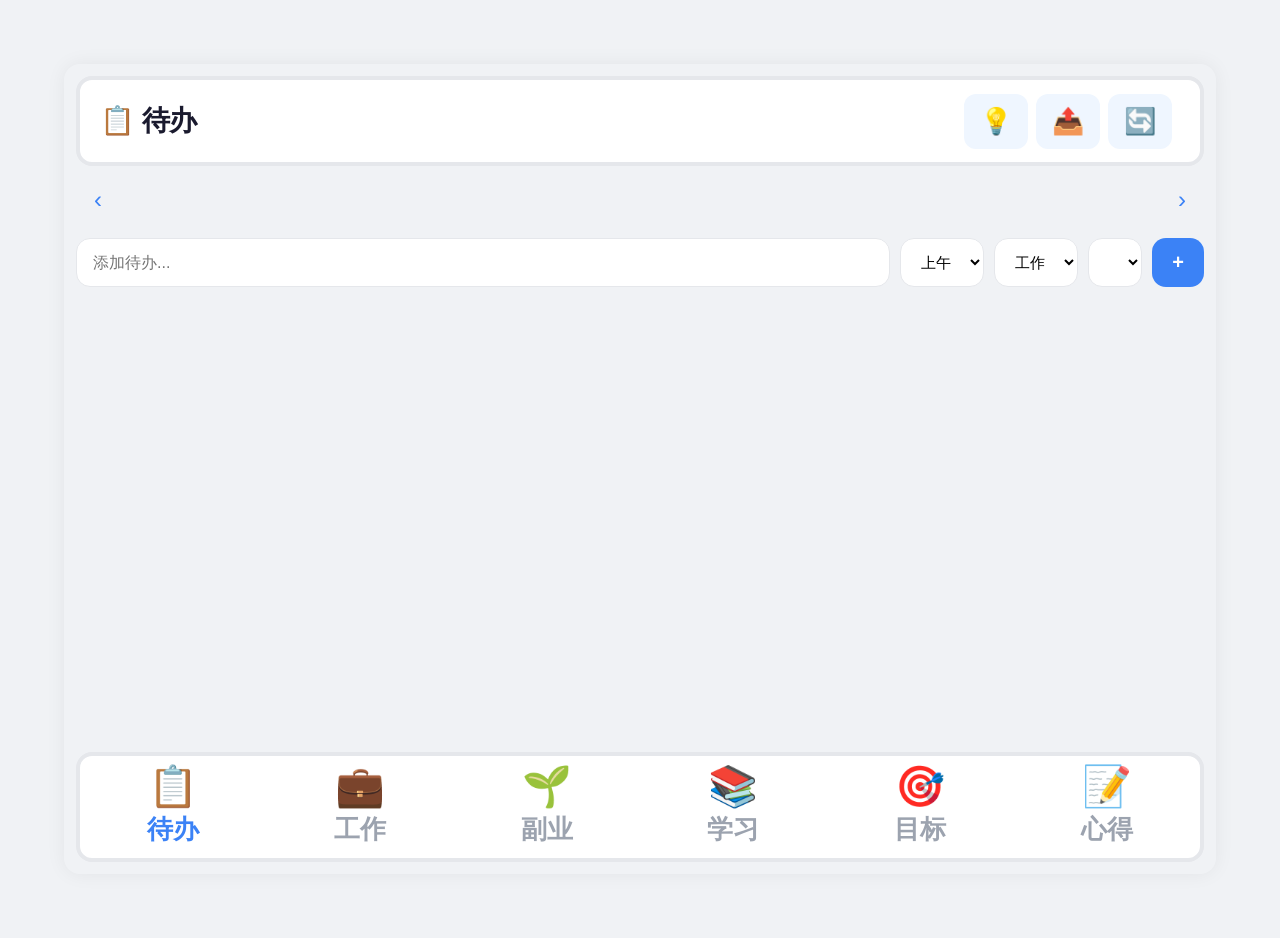
<file: index.html>
<!DOCTYPE html>
<html lang="zh-CN">
<head>
<meta charset="UTF-8">
<meta name="viewport" content="width=device-width, initial-scale=1.0, maximum-scale=3.0, user-scalable=yes">
<meta name="apple-mobile-web-app-capable" content="yes">
<meta name="apple-mobile-web-app-status-bar-style" content="default">
<meta name="apple-mobile-web-app-title" content="工作台">
<meta name="theme-color" content="#4f46e5">
<meta http-equiv="Cache-Control" content="no-cache, no-store, must-revalidate">
<meta http-equiv="Pragma" content="no-cache">
<meta http-equiv="Expires" content="0">
<title>我的工作台</title>
<script src="https://cdn.sheetjs.com/xlsx-0.20.3/package/dist/xlsx.full.min.js"></script>
<link rel="stylesheet" href="css/style.css?v=15">
</head>
<body>
<div id="app">
  <!-- Header -->
  <div class="header">
    <h1 id="pageTitle">📋 待办</h1>
    <div style="display:flex;align-items:center;gap:8px;">
      <button class="btn-sm btn-timer header-btn" onclick="openDrafts()" title="草稿箱" style="position:relative;">💡<span id="draftBadge" class="draft-badge" style="display:none;"></span></button>
      <button class="btn-sm btn-timer header-btn" onclick="exportAll()" title="导出备份">📤</button>
      <button class="btn-sm btn-timer header-btn" onclick="syncNow()" title="点击同步" id="syncBtn">🔄</button>
      <span class="week-label" id="headerRight"></span>
    </div>
  </div>

  <!-- Main -->
  <div class="main" id="main">

    <!-- ===== Todo Page ===== -->
    <div class="page active" id="page-todo">
      <div class="week-nav">
        <button onclick="changeWeek(-1)">‹</button>
        <div class="week-info" id="weekInfo"></div>
        <button onclick="changeWeek(1)">›</button>
      </div>
      <div class="add-row">
        <input type="text" id="todoInput" placeholder="添加待办..." maxlength="80">
        <select id="todoSlot">
          <option value="morning">上午</option>
          <option value="afternoon">下午</option>
          <option value="evening">晚上</option>
        </select>
        <select id="todoCat">
          <option value="work">工作</option>
          <option value="side">副业</option>
          <option value="study">学习</option>
          <option value="life">生活</option>
        </select>
        <select id="todoDay"></select>
        <button class="btn-add" onclick="addTodo()">+</button>
      </div>
      <div id="todoList" style="margin-top:14px;"></div>
    </div>

    <!-- ===== Work Page ===== -->
    <div class="page" id="page-work">
      <div class="section-title">工作项目</div>
      <div class="add-row" style="margin-top:0;margin-bottom:14px;">
        <input type="text" id="workInput" placeholder="新增工作项目..." maxlength="60">
        <button class="btn-add" onclick="addProject('work')">+</button>
      </div>
      <div id="workList"></div>
    </div>

    <!-- ===== Side Page ===== -->
    <div class="page" id="page-side">
      <div class="section-title">副业项目</div>
      <div class="add-row" style="margin-top:0;margin-bottom:14px;flex-wrap:wrap;">
        <input type="text" id="sideInput" placeholder="新增副业项目..." maxlength="60" style="flex:1;min-width:140px;">
        <select id="sideType" style="font-size:14px;">
          <option value="income">有收入</option>
          <option value="original">原创</option>
        </select>
        <input type="number" id="sideExpectedIncome" placeholder="预计收入" min="0" step="0.01" style="max-width:110px;">
        <button class="btn-add" onclick="addProject('side')">+</button>
      </div>
      <div id="sideList"></div>
    </div>

    <!-- ===== Study Page ===== -->
    <div class="page" id="page-study">
      <div class="section-title">学习计划</div>
      <div class="study-stats" id="studyStats"></div>
      <div id="studyCalendar"></div>
      <div class="section-title" style="margin-top:14px;">添加学习记录</div>
      <div class="study-add-form">
        <input type="text" id="studyInput" placeholder="学习项目名称..." maxlength="60">
        <input type="date" id="studyDate" style="max-width:130px;">
        <span class="study-time-wrap"><span class="study-time-label">开始</span><input type="time" id="studyStart" style="max-width:85px;"></span>
        <span class="study-time-wrap"><span class="study-time-label">结束</span><input type="time" id="studyEnd" style="max-width:85px;"></span>
        <button class="btn-add" onclick="addStudy()">+</button>
      </div>
      <div id="studyList"></div>
    </div>

    <!-- ===== Goals Page ===== -->
    <div class="page" id="page-goal">
      <div class="section-title">长期目标</div>
      <div class="goal-reminder" id="goalReminder"></div>
      <div class="goal-add-row">
        <input type="text" id="goalInput" placeholder="你的大目标是什么？" maxlength="80">
        <select id="goalTimeframe">
          <option value="none">不限时间</option>
          <option value="year">按年</option>
          <option value="month">按月</option>
          <option value="day">按日</option>
        </select>
        <select id="goalType" style="font-size:14px;">
          <option value="time">时间倒计时</option>
          <option value="metric">量化指标</option>
        </select>
        <input type="month" id="goalDate" style="display:none;">
        <input type="date" id="goalDayDate" style="display:none;">
        <input type="number" id="goalTarget" placeholder="目标数量" min="1" step="1" style="display:none;max-width:100px;">
        <button class="btn-add" onclick="addGoal()">+</button>
      </div>
      <div id="goalList"></div>
    </div>

    <!-- ===== Reflection Page ===== -->
    <div class="page" id="page-reflection">
      <div class="section-title">心得归纳</div>
      <div class="ref-summary" id="refSummary"></div>
      <div id="reflectionContent"></div>
    </div>

  </div>

  <!-- Reflection Modal -->
  <div class="modal-overlay" id="refModal">
    <div class="modal">
      <h3>🎉 完成一项待办！</h3>
      <div class="modal-sub">花一分钟记录小结果和心得，每一步都算数，每一天都在变好 🌱</div>
      <div class="modal-task" id="refModalTask"></div>
      <label>📈 成果和心得</label>
      <textarea id="refInsight" placeholder="你完成了什么？有什么数据、成果或感受？"></textarea>
      <label>🚀 落地转化点</label>
      <textarea id="refAction" placeholder="基于这次经验，可以怎么改进、应用到哪？"></textarea>
      <div class="modal-actions">
        <button class="btn-skip" onclick="closeRefModal(false)">跳过</button>
        <button class="btn-save-ref" onclick="closeRefModal(true)">保存</button>
      </div>
    </div>
  </div>

  <!-- Draft Box Modal -->
  <div class="modal-overlay" id="draftModal">
    <div class="modal" style="max-width:450px;">
      <h3>💡 灵感草稿箱</h3>
      <div class="modal-sub">快速记录灵感，稍后再分类落地</div>
      <textarea id="draftInput" placeholder="想到什么写什么..." style="min-height:60px;margin-bottom:10px;"></textarea>
      <div class="modal-actions" style="margin-bottom:14px;">
        <button class="btn-save-ref" onclick="addDraft()">记下来</button>
      </div>
      <div id="draftList"></div>
      <div class="modal-actions" style="margin-top:14px;">
        <button class="btn-skip" onclick="closeDrafts()">关闭</button>
      </div>
    </div>
  </div>

  <!-- Tab Bar -->
  <div class="tabbar">
    <div class="tab active" data-page="todo" onclick="switchPage('todo')">
      <span class="tab-icon">📋</span><span>待办</span>
    </div>
    <div class="tab" data-page="work" onclick="switchPage('work')">
      <span class="tab-icon">💼</span><span>工作</span>
    </div>
    <div class="tab" data-page="side" onclick="switchPage('side')">
      <span class="tab-icon">🌱</span><span>副业</span>
    </div>
    <div class="tab" data-page="study" onclick="switchPage('study')">
      <span class="tab-icon">📚</span><span>学习</span>
    </div>
    <div class="tab" data-page="goal" onclick="switchPage('goal')">
      <span class="tab-icon">🎯</span><span>目标</span>
    </div>
    <div class="tab" data-page="reflection" onclick="switchPage('reflection')">
      <span class="tab-icon">📝</span><span>心得</span>
    </div>
  </div>
</div>

<script>
// ===== Storage =====
const K = { todo:'wb_todos_v2', work:'wb_work_v2', side:'wb_side_v2', study:'wb_study_v2', reflection:'wb_reflections_v2', goal:'wb_goals_v2', draft:'wb_drafts_v2' };
function load(key){ try{ return JSON.parse(localStorage.getItem(key)) || []; }catch(e){ return []; } }
function save(key, val){ localStorage.setItem(key, JSON.stringify(val)); }

let todos = load(K.todo);
let works = load(K.work);
let sides = load(K.side);
let studies = load(K.study);
let reflections = load(K.reflection);
let goals = load(K.goal);
let drafts = load(K.draft);
let pendingTodoId = null; // 待弹窗的待办ID
let pendingStudyId = null; // 待弹窗的学习记录ID
let syncTimer = null;
function getAllData(){ return { todos, works, sides, studies, reflections, goals, drafts, syncedAt: new Date().toISOString() }; }
function setAllData(data){ if(!data) return; todos=data.todos||[]; works=data.works||[]; sides=data.sides||[]; studies=data.studies||[]; reflections=data.reflections||[]; goals=data.goals||[]; drafts=data.drafts||[]; save(K.todo,todos);save(K.work,works);save(K.side,sides);save(K.study,studies);save(K.reflection,reflections);save(K.goal,goals);save(K.draft,drafts);renderAll(); }
function renderAll(){ renderTodos();renderProjects('work');renderProjects('side');renderStudies();renderStudyStats();renderStudyCalendar();renderReflections();renderGoals();updateDraftBadge(); }
function setSyncStatus(text,color){ const btn=document.getElementById('syncBtn'); if(!btn)return; btn.textContent=text; if(color)btn.style.color=color; }
async function syncPush(){ try{ setSyncStatus('⏳','var(--warning)'); const data=getAllData(); const content=JSON.stringify(data); const gistId=localStorage.getItem(GIST_ID_KEY); if(gistId){ const resp=await fetch('https://api.github.com/gists/'+gistId,{method:'PATCH',headers:{'Authorization':'Bearer '+GIST_TOKEN,'Content-Type':'application/json'},body:JSON.stringify({files:{[GIST_FILENAME]:{content}}})}); if(resp.ok){setSyncStatus('✅','var(--success)');return true;} } const resp=await fetch('https://api.github.com/gists',{method:'POST',headers:{'Authorization':'Bearer '+GIST_TOKEN,'Content-Type':'application/json'},body:JSON.stringify({description:'工作台数据备份',public:false,files:{[GIST_FILENAME]:{content}}})}); if(resp.ok){ const json=await resp.json(); localStorage.setItem(GIST_ID_KEY,json.id); setSyncStatus('✅','var(--success)'); return true; } setSyncStatus('❌','var(--danger)'); return false; }catch(e){ setSyncStatus('❌','var(--danger)'); return false; } }
async function syncPull(){ try{ setSyncStatus('⏳','var(--warning)'); const gistId=localStorage.getItem(GIST_ID_KEY); if(!gistId){setSyncStatus('🔄','');return false;} const resp=await fetch('https://api.github.com/gists/'+gistId,{headers:{'Authorization':'Bearer '+GIST_TOKEN}}); if(!resp.ok){setSyncStatus('❌','var(--danger)');return false;} const json=await resp.json(); const file=json.files&&json.files[GIST_FILENAME]; if(!file||!file.content){setSyncStatus('🔄','');return false;} const data=JSON.parse(file.content); setAllData(data); setSyncStatus('✅','var(--success)'); return true; }catch(e){ setSyncStatus('❌','var(--danger)'); return false; } }
function syncNow(){ syncPull().then(()=>setTimeout(syncPush,500)); }
function scheduleSyncPush(){ if(syncTimer)clearTimeout(syncTimer); syncTimer=setTimeout(syncPush,5000); }
const _originalSave=save; save=function(key,val){ _originalSave(key,val); scheduleSyncPush(); };

// ===== Sync (GitHub Gist) =====
const GIST_TOKEN = localStorage.getItem('wb_gist_token') || '';
const GIST_ID_KEY = 'wb_gist_id';
const GIST_FILENAME = 'workbench_backup.json';
let syncTimer = null;

function getAllData(){
  return { todos, works, sides, studies, reflections, goals, drafts, syncedAt: new Date().toISOString() };
}

function setAllData(data){
  if(!data) return;
  todos = data.todos || [];
  works = data.works || [];
  sides = data.sides || [];
  studies = data.studies || [];
  reflections = data.reflections || [];
  goals = data.goals || [];
  drafts = data.drafts || [];
  save(K.todo, todos); save(K.work, works); save(K.side, sides);
  save(K.study, studies); save(K.reflection, reflections);
  save(K.goal, goals); save(K.draft, drafts);
  renderAll();
}

function renderAll(){
  renderTodos(); renderProjects('work'); renderProjects('side');
  renderStudies(); renderStudyStats(); renderStudyCalendar();
  renderReflections(); renderGoals(); updateDraftBadge();
}

function setSyncStatus(text, color){
  const btn = document.getElementById('syncBtn');
  if(!btn) return;
  btn.textContent = text;
  if(color) btn.style.color = color;
}

async function syncPush(){
  try {
    setSyncStatus('⏳', 'var(--warning)');
    const data = getAllData();
    const content = JSON.stringify(data);
    const gistId = localStorage.getItem(GIST_ID_KEY);

    if(gistId){
      // 更新已有 gist
      const resp = await fetch(`https://api.github.com/gists/${gistId}`, {
        method: 'PATCH',
        headers: { 'Authorization': `Bearer ${GIST_TOKEN}`, 'Content-Type': 'application/json' },
        body: JSON.stringify({ files: { [GIST_FILENAME]: { content } } })
      });
      if(resp.ok){ setSyncStatus('✅', 'var(--success)'); return true; }
    }
    // 创建新 gist
    const resp = await fetch('https://api.github.com/gists', {
      method: 'POST',
      headers: { 'Authorization': `Bearer ${GIST_TOKEN}`, 'Content-Type': 'application/json' },
      body: JSON.stringify({ description: '工作台数据备份', public: false, files: { [GIST_FILENAME]: { content } } })
    });
    if(resp.ok){
      const json = await resp.json();
      localStorage.setItem(GIST_ID_KEY, json.id);
      setSyncStatus('✅', 'var(--success)');
      return true;
    }
    setSyncStatus('❌', 'var(--danger)');
    return false;
  } catch(e){
    setSyncStatus('❌', 'var(--danger)');
    return false;
  }
}

async function syncPull(){
  try {
    setSyncStatus('⏳', 'var(--warning)');
    const gistId = localStorage.getItem(GIST_ID_KEY);
    if(!gistId){ setSyncStatus('🔄', ''); return false; }
    const resp = await fetch(`https://api.github.com/gists/${gistId}`, {
      headers: { 'Authorization': `Bearer ${GIST_TOKEN}` }
    });
    if(!resp.ok){ setSyncStatus('❌', 'var(--danger)'); return false; }
    const json = await resp.json();
    const file = json.files && json.files[GIST_FILENAME];
    if(!file || !file.content){ setSyncStatus('🔄', ''); return false; }
    const data = JSON.parse(file.content);
    setAllData(data);
    setSyncStatus('✅', 'var(--success)');
    return true;
  } catch(e){
    setSyncStatus('❌', 'var(--danger)');
    return false;
  }
}

function syncNow(){
  if(!GIST_TOKEN){
    const token = prompt('请输入 GitHub Token（用于同步，只需输入一次）：');
    if(token && token.trim()){
      localStorage.setItem('wb_gist_token', token.trim());
      location.reload();
    }
    return;
  }
  // 手动点击：先拉取，再推送
  syncPull().then(() => setTimeout(syncPush, 500));
}

// 自动推送（防抖：修改后5秒推送）
function scheduleSyncPush(){
  if(syncTimer) clearTimeout(syncTimer);
  syncTimer = setTimeout(syncPush, 5000);
}

// 包装 save 函数，自动触发同步
const _originalSave = save;
save = function(key, val){
  _originalSave(key, val);
  scheduleSyncPush();
};

// ===== Utils =====
const uid = () => Date.now().toString(36) + Math.random().toString(36).slice(2,6);
const escapeHtml = s => { const d=document.createElement('div'); d.textContent=s; return d.innerHTML; };
function dateKey(d){ return d.getFullYear()+'-'+String(d.getMonth()+1).padStart(2,'0')+'-'+String(d.getDate()).padStart(2,'0'); }
function localNowStr(){
  const d = new Date();
  return dateKey(d) + 'T' + String(d.getHours()).padStart(2,'0') + ':' + String(d.getMinutes()).padStart(2,'0');
}

// ===== Week Logic =====
let weekOffset = 0;
const weekNames = ['日','一','二','三','四','五','六'];

function getWeekDays(offset){
  const now = new Date();
  const day = now.getDay() || 7; // 周日=7
  const monday = new Date(now);
  monday.setDate(now.getDate() - day + 1 + offset*7);
  const days = [];
  for(let i=0;i<7;i++){
    const d = new Date(monday); d.setDate(monday.getDate()+i);
    days.push(d);
  }
  return days;
}
function todayKey(){ return dateKey(new Date()); }

function renderWeekInfo(){
  const days = getWeekDays(weekOffset);
  const m1 = days[0].getMonth()+1, d1 = days[0].getDate();
  const m2 = days[6].getMonth()+1, d2 = days[6].getDate();
  const label = weekOffset===0?'本周':weekOffset===-1?'上周':weekOffset===1?'下周':`${weekOffset<0?'':'+'}${weekOffset}周`;
  document.getElementById('weekInfo').innerHTML = `${label}<small>${m1}/${d1} - ${m2}/${d2}</small>`;
  document.getElementById('headerRight').textContent = label;
}

function renderTodoDaySelect(){
  const days = getWeekDays(weekOffset);
  const sel = document.getElementById('todoDay');
  const cur = sel.value;
  sel.innerHTML = days.map((d,i)=>{
    const dk = dateKey(d);
    const isToday = dk === todayKey();
    return `<option value="${dk}">${weekNames[d.getDay()]} ${d.getMonth()+1}/${d.getDate()}${isToday?' (今天)':''}</option>`;
  }).join('');
  // 默认选今天，如果本周
  if(weekOffset===0){ sel.value = todayKey(); }
  else if(cur){ sel.value = cur; }
}

// ===== Todo Render =====
const slotOrder = { morning:0, afternoon:1, evening:2 };
const slotLabels = { morning:'上午', afternoon:'下午', evening:'晚上' };
const catLabels = { work:'工作', side:'副业', study:'学习', life:'生活' };
const catTagClasses = { work:'tag-work', side:'tag-side', study:'tag-study', life:'tag-life' };

function renderTodos(){
  const days = getWeekDays(weekOffset);
  const list = document.getElementById('todoList');
  let html = '';
  days.forEach(d => {
    const dk = dateKey(d);
    const isToday = dk === todayKey();
    const isPast = dk < todayKey();
    let dayTodos = todos.filter(t => t.date === dk);
    // 时段排序
    dayTodos.sort((a,b) => (slotOrder[a.slot]||0) - (slotOrder[b.slot]||0));
    const doneCount = dayTodos.filter(t=>t.done).length;
    const countText = dayTodos.length ? `${doneCount}/${dayTodos.length}` : '无';
    const collapsed = dayTodos.length === 0 ? 'collapsed' : '';
    const hidden = dayTodos.length === 0 ? 'hidden' : '';

    html += `<div class="day-group" data-date="${dk}">
      <div class="day-header ${isToday?'today':''} ${collapsed}" onclick="toggleDay(this)">
        <div><span class="day-name">周${weekNames[d.getDay()]}</span><span class="day-date">${d.getMonth()+1}月${d.getDate()}日</span></div>
        <div style="display:flex;align-items:center;gap:8px;">
          <span class="day-count">${countText}</span>
          <span class="chevron">▼</span>
        </div>
      </div>
      <div class="day-items ${hidden}" data-date="${dk}" ondragover="todoDragOver(event)" ondragleave="todoDragLeave(event)" ondrop="todoDrop(event)">`;

    dayTodos.forEach(t => {
      const slot = t.slot || 'morning';
      const cat = t.cat || 'work';
      const isOverdue = isPast && !t.done;
      const tagClass = isOverdue ? 'tag-overdue' : `tag-${slot}`;
      const tagText = isOverdue ? '⚠ 逾期' : slotLabels[slot] || '上午';
      const catTag = `<span class="tag ${catTagClasses[cat]||'tag-work'}">${catLabels[cat]||'工作'}</span>`;
      html += `<div class="todo-item" draggable="true" ondragstart="todoDragStart(event,'${t.id}')" ondragend="todoDragEnd(event)">
        <div class="todo-check ${t.done?'done':''}" onclick="toggleTodo('${t.id}')"></div>
        <div class="todo-body">
          <div class="todo-text ${t.done?'done':''}"><span class="tag ${tagClass}" onclick="event.stopPropagation();cycleTodoSlot('${t.id}')">${tagText}</span> ${catTag} ${escapeHtml(t.text)}</div>
        </div>
        <button class="todo-del" onclick="deleteTodo('${t.id}')">×</button>
      </div>`;
    });

    html += `</div></div>`;
  });
  list.innerHTML = html || '<div class="empty">暂无待办</div>';
}

// 未完成待办自动顺延到今天
function rolloverTodos(){
  // 不再自动顺延，待办留在原日期
}

function toggleDay(el){
  const items = el.nextElementSibling;
  if(items.classList.contains('hidden')){ items.classList.remove('hidden'); el.classList.remove('collapsed'); }
  else { items.classList.add('hidden'); el.classList.add('collapsed'); }
}

// 点击时段标签切换
function cycleTodoSlot(id){
  const t = todos.find(t=>t.id===id);
  if(!t) return;
  const order = ['morning','afternoon','evening'];
  t.slot = order[(order.indexOf(t.slot||'morning')+1)%3];
  save(K.todo, todos);
  renderTodos();
}

// 拖拽功能
let dragTodoId = null;
function todoDragStart(e, id){
  dragTodoId = id;
  e.target.style.opacity = '0.4';
}
function todoDragEnd(e){
  e.target.style.opacity = '';
  dragTodoId = null;
  document.querySelectorAll('.day-items').forEach(el=>el.classList.remove('drag-over'));
}
function todoDragOver(e){
  e.preventDefault();
  e.currentTarget.classList.add('drag-over');
}
function todoDragLeave(e){
  e.currentTarget.classList.remove('drag-over');
}
function todoDrop(e){
  e.preventDefault();
  e.currentTarget.classList.remove('drag-over');
  if(!dragTodoId) return;
  const newDate = e.currentTarget.dataset.date;
  if(!newDate) return;
  const t = todos.find(t=>t.id===dragTodoId);
  if(t && t.date !== newDate){
    t.date = newDate;
    save(K.todo, todos);
    renderTodos();
  }
}

function addTodo(){
  const input = document.getElementById('todoInput');
  const slot = document.getElementById('todoSlot').value;
  const cat = document.getElementById('todoCat').value;
  const date = document.getElementById('todoDay').value;
  const text = input.value.trim();
  if(!text) return;
  todos.push({ id:uid(), text, slot, cat, date, done:false });
  save(K.todo, todos);
  input.value = '';
  renderTodos();
}

function toggleTodo(id){
  const t = todos.find(t=>t.id===id);
  if(!t) return;
  t.done = !t.done;
  save(K.todo, todos);
  renderTodos();
  // 完成时（且没有已存的心得）弹出心得弹窗
  if(t.done && !t.hasReflection){
    pendingTodoId = id;
    showRefModal(t.text);
  }
}

// ===== Reflection Modal =====
function showRefModal(taskText){
  document.getElementById('refModalTask').textContent = '✓ ' + taskText;
  document.getElementById('refInsight').value = '';
  document.getElementById('refAction').value = '';
  document.getElementById('refModal').classList.add('show');
  setTimeout(() => document.getElementById('refInsight').focus(), 100);
}

function closeRefModal(doSave){
  const modal = document.getElementById('refModal');
  modal.classList.remove('show');
  const insight = document.getElementById('refInsight').value.trim();
  const action = document.getElementById('refAction').value.trim();

  if(doSave && (insight || action)){
    if(pendingTodoId){
      const t = todos.find(t=>t.id===pendingTodoId);
      const taskText = t ? t.text : '';
      const taskDate = t ? t.date : todayKey();
      const taskCat = t ? (t.cat || 'work') : 'work';
      reflections.unshift({
        id: uid(), type: 'todo',
        task: taskText, date: taskDate, cat: taskCat,
        insight: insight, action: action, createdAt: new Date().toISOString()
      });
      save(K.reflection, reflections);
      if(t){ t.hasReflection = true; save(K.todo, todos); }
      renderReflections();
    }
    if(pendingStudyId){
      const s = studies.find(s=>s.id===pendingStudyId);
      const taskText = s ? s.title : '';
      reflections.unshift({
        id: uid(), type: 'study', refStudyId: pendingStudyId,
        task: taskText, date: todayKey(), cat: 'study',
        insight: insight, action: action, createdAt: new Date().toISOString()
      });
      save(K.reflection, reflections);
      renderReflections();
    }
  }
  pendingTodoId = null;
  pendingStudyId = null;
}

// ===== Reflection Table (按周划分) =====
function getWeekLabel(dateStr){
  const d = new Date(dateStr + 'T12:00:00');
  if(isNaN(d.getTime())) return '未知周';
  const day = d.getDay() || 7;
  const monday = new Date(d);
  monday.setDate(d.getDate() - day + 1);
  const sunday = new Date(monday);
  sunday.setDate(monday.getDate() + 6);
  const m1=monday.getMonth()+1, d1=monday.getDate();
  const m2=sunday.getMonth()+1, d2=sunday.getDate();
  return `${m1}/${d1}-${m2}/${d2}`;
}

function getWeekLabelText(items){
  const total = items.length;
  // 按 cat 分类统计
  const typeMap = {};
  items.forEach(r => {
    const cat = r.cat || (r.type === 'study' ? 'study' : 'work');
    const typeName = catLabels[cat] || '其他';
    typeMap[typeName] = (typeMap[typeName]||0) + 1;
  });
  const order = ['工作','副业','学习','生活'];
  const parts = order.filter(k=>typeMap[k]).map(k => `${k}${typeMap[k]}条`);
  const extra = Object.keys(typeMap).filter(k=>!order.includes(k)).map(k=>`${k}${typeMap[k]}条`);
  const allParts = [...parts, ...extra];
  const breakdown = allParts.length > 0 ? `（${allParts.join('、')}）` : '';
  return `📅 ${getWeekLabel(items[0].date || items[0].createdAt?.slice(0,10) || '')} · 共${total}条${breakdown}`;
}

function renderReflections(){
  const summary = document.getElementById('refSummary');
  const content = document.getElementById('reflectionContent');

  if(reflections.length === 0){
    summary.textContent = '';
    content.innerHTML = '<div class="empty">完成待办或学习后写记录，这里会自动归纳成表格 📝</div>';
    return;
  }

  summary.innerHTML = `共 <span>${reflections.length}</span> 条心得`;

  // 按创建时间倒序排列
  const sorted = [...reflections].sort((a,b) => (b.createdAt||'').localeCompare(a.createdAt||''));

  // 按周分组
  const weeks = [];
  sorted.forEach(r => {
    const wk = getWeekLabel(r.date || r.createdAt?.slice(0,10) || '');
    let w = weeks.find(w=>w.label===wk);
    if(!w){ w = { label: wk, items: [] }; weeks.push(w); }
    w.items.push(r);
  });

  let html = '';
  weeks.forEach((w, wi) => {
    html += `<div class="ref-week">
      <div class="ref-week-header">
        <span class="ref-week-label">${getWeekLabelText(w.items)}</span>
        <div style="display:flex;gap:4px;">
          <button class="btn-sm btn-timer" onclick="exportWeekReflections('${wi}')" style="font-size:11px;padding:4px 8px;">导出</button>
          <button class="btn-sm" onclick="deleteWeekReflections('${wi}')" style="font-size:11px;padding:4px 8px;background:var(--danger-bg);color:var(--danger);">删除</button>
        </div>
      </div>
      <div class="ref-table-wrap"><table class="ref-table">
        <thead><tr>
          <th class="col-date">日期</th>
          <th class="col-cat">分类</th>
          <th class="col-task">事项</th>
          <th class="col-insight">📈 成果和心得</th>
          <th class="col-action">🚀 落地转化点</th>
          <th class="col-del"></th>
        </tr></thead><tbody>`;

    w.items.forEach(r => {
      const d = r.date ? r.date.slice(5) : '--';
      const catName = catLabels[r.cat] || '工作';
      html += `<tr>
        <td class="col-date">${escapeHtml(d)}</td>
        <td class="col-cat">${escapeHtml(catName)}</td>
        <td class="col-task">${escapeHtml(r.task)}</td>
        <td class="col-insight" onclick="editReflection('${r.id}','insight',this)">${escapeHtml(r.insight) || '<span style="color:var(--text-3)">点击编辑</span>'}</td>
        <td class="col-action" onclick="editReflection('${r.id}','action',this)">${escapeHtml(r.action) || '<span style="color:var(--text-3)">点击编辑</span>'}</td>
        <td class="col-del"><button class="del-btn" onclick="deleteReflection('${r.id}')">×</button></td>
      </tr>`;
    });

    html += `</tbody></table></div></div>`;
  });

  content.innerHTML = html;
}

// 缓存周分组数据供导出/删除使用
function getWeekGroups(){
  const sorted = [...reflections].sort((a,b) => (b.createdAt||'').localeCompare(a.createdAt||''));
  const weeks = [];
  sorted.forEach(r => {
    const wk = getWeekLabel(r.date || r.createdAt?.slice(0,10) || '');
    let w = weeks.find(w=>w.label===wk);
    if(!w){ w = { label: wk, items: [] }; weeks.push(w); }
    w.items.push(r);
  });
  return weeks;
}

function deleteWeekReflections(wi){
  const weeks = getWeekGroups();
  if(!weeks[wi]) return;
  const ids = weeks[wi].items.map(r=>r.id);
  if(!confirm(`确定删除 ${weeks[wi].label} 这周的 ${ids.length} 条心得？`)) return;
  reflections = reflections.filter(r => !ids.includes(r.id));
  save(K.reflection, reflections);
  renderReflections();
}

function exportWeekReflections(wi){
  const weeks = getWeekGroups();
  if(!weeks[wi]) return;
  const wb = XLSX.utils.book_new();
  const data = weeks[wi].items.map(r => ({
    '日期': (r.date||'').slice(5),
    '分类': catLabels[r.cat] || '工作',
    '事项': r.task,
    '心得感悟': r.insight || '',
    '落地转化': r.action || ''
  }));
  XLSX.utils.book_append_sheet(wb, XLSX.utils.json_to_sheet(data), '心得感悟');
  XLSX.writeFile(wb, `心得-${weeks[wi].label}.xlsx`);
}

function deleteReflection(id){
  if(!confirm('确定删除这条心得？')) return;
  const r = reflections.find(r=>r.id===id);
  // 如果是学习心得，同步删除对应学习记录
  if(r && r.type === 'study' && r.refStudyId){
    const s = studies.find(s=>s.id===r.refStudyId);
    if(s && s.logs){
      // 删除最后一条学习记录
      s.logs.pop();
      save(K.study, studies);
      renderStudies();
    }
  }
  reflections = reflections.filter(r => r.id !== id);
  save(K.reflection, reflections);
  renderReflections();
}

function editReflection(id, field, el){
  const r = reflections.find(r=>r.id===id);
  if(!r) return;
  const oldVal = r[field] || '';
  el.innerHTML = `<textarea class="ref-edit-input" id="re-${id}">${escapeHtml(oldVal)}</textarea>`;
  const ta = document.getElementById('re-'+id);
  ta.focus(); ta.select();
  const finish = () => { r[field] = ta.value.trim(); save(K.reflection, reflections); renderReflections(); };
  ta.addEventListener('blur', finish);
  ta.addEventListener('keydown', e => { if(e.key==='Enter' && !e.shiftKey){ e.preventDefault(); ta.blur(); } if(e.key==='Escape') renderReflections(); });
}

// ===== Goals =====
const tfLabels = { year:'年度目标', month:'月度目标', day:'按日目标', none:'长期目标' };
const tfClasses = { year:'timeframe-year', month:'timeframe-month', day:'timeframe-day', none:'timeframe-none' };
const tfBadgeClasses = { year:'tf-year', month:'tf-month', day:'tf-month', none:'tf-none' };

function calcGoalProgress(g){
  // g.goalType: 'time' or 'metric'
  if(g.goalType === 'metric'){
    // 量化指标：进度 = current / target * 100
    if(g.target && g.target > 0){
      return Math.min(100, Math.round((g.current || 0) / g.target * 100));
    }
    return 0;
  } else {
    // 时间倒计时：进度 = 已过天数 / 总天数 * 100
    if(!g.date || g.timeframe === 'none') return 0;
    let totalDays, daysPassed;
    if(g.timeframe === 'year'){
      const y = parseInt(g.date);
      const start = new Date(y, 0, 1);
      const end = new Date(y, 11, 31);
      totalDays = Math.ceil((end - start) / 86400000) + 1;
      daysPassed = Math.ceil((new Date() - start) / 86400000);
    } else if(g.timeframe === 'month'){
      const [y, m] = g.date.split('-').map(Number);
      const start = new Date(y, m-1, 1);
      const end = new Date(y, m, 0);
      totalDays = Math.ceil((end - start) / 86400000) + 1;
      daysPassed = Math.ceil((new Date() - start) / 86400000);
    } else if(g.timeframe === 'day'){
      // g.date 格式: YYYY-MM-DD，从当天0点算起到目标日23:59
      const target = new Date(g.date + 'T23:59:59');
      const start = new Date(g.date + 'T00:00:00');
      totalDays = 1;
      const now = new Date();
      if(now > target) daysPassed = 1;
      else if(now < start) daysPassed = 0;
      else daysPassed = Math.round((now - start) / 86400000 * 10) / 10;
    }
    if(!totalDays || totalDays <= 0) return 0;
    return Math.min(100, Math.max(0, Math.round(daysPassed / totalDays * 100)));
  }
}

function renderGoals(){
  const list = document.getElementById('goalList');
  const reminder = document.getElementById('goalReminder');

  const activeGoals = goals.filter(g => g.status !== '已达成');
  if(activeGoals.length > 0){
    const todayTodos = todos.filter(t => t.date === todayKey());
    const todayDone = todayTodos.filter(t => t.done).length;
    const goalTexts = activeGoals.slice(0,2).map(g => `「${g.title}」`).join('、');
    const extra = activeGoals.length > 2 ? ` 等${activeGoals.length}个` : '';
    reminder.style.display = '';
    reminder.innerHTML = `<span>💪</span><div>今天的每一步都在靠近：<strong>${goalTexts}${extra}</strong><br>今日待办完成 <strong>${todayDone}/${todayTodos.length}</strong>，坚持就是复利。</div>`;
  } else {
    reminder.style.display = 'none';
  }

  if(goals.length === 0){
    list.innerHTML = '<div class="empty">设立你的第一个大目标 🎯<br>让它成为每天行动的意义</div>';
    return;
  }

  const sorted = [...goals].sort((a,b) => (b.createdAt||'').localeCompare(a.createdAt||''));

  list.innerHTML = sorted.map(g => {
    const tf = g.timeframe || 'none';
    const gt = g.goalType || 'time';
    let dateText = '';
    if(tf === 'year' && g.date) dateText = ` · ${g.date}年`;
    else if(tf === 'month' && g.date) dateText = ` · ${g.date}`;
    else if(tf === 'day' && g.date) dateText = ` · ${g.date}`;
    const daysLeft = calcDaysLeft(g);
    const isDone = g.status === '已达成';
    const progress = calcGoalProgress(g);
    const pctText = gt === 'metric' && g.target ? `${g.current||0}/${g.target}` : `${progress}%`;

    // 量化指标的状态记录
    let metricHtml = '';
    if(gt === 'metric'){
      metricHtml = `<div class="goal-metric-row">
        <span class="goal-status-label">📊 目标：</span>
        <span class="goal-metric-val" onclick="editGoalField('${g.id}','target',this,'number')">${g.target||'点击设置目标数量'}</span>
        <span class="goal-status-label">已完成：</span>
        <span class="goal-metric-val" onclick="editGoalField('${g.id}','current',this,'number')">${g.current||0}</span>
        <button class="btn-sm btn-timer" onclick="goalAddProgress('${g.id}')" style="font-size:12px;padding:4px 10px;">+记录</button>
      </div>`;
    }

    return `<div class="goal-card ${tfClasses[tf]}">
      <div class="goal-top">
        <div style="flex:1;">
          <div class="goal-title" onclick="editGoal('${g.id}','title',this)">${escapeHtml(g.title)}</div>
          <div class="goal-note" onclick="editGoal('${g.id}','note',this)">${escapeHtml(g.note||'')}</div>
        </div>
        <button class="goal-del" onclick="deleteGoal('${g.id}')">×</button>
      </div>
      <div class="goal-meta">
        <span class="tf-badge ${tfBadgeClasses[tf]}">${tfLabels[tf]}${escapeHtml(dateText)}</span>
        <span class="tf-badge ${gt==='metric'?'tf-month':'tf-year'}">${gt==='metric'?'量化指标':'时间倒计时'}</span>
        ${daysLeft !== null ? `<span class="tf-badge tf-none">剩余 ${daysLeft} 天</span>` : ''}
        ${isDone?'<span class="tf-badge tf-month">✓ 已达成</span>':''}
      </div>
      <div class="goal-status-row">
        <span class="goal-status-label">📍 现阶段状态：</span>
        <span class="goal-status-text" onclick="editGoalStatus('${g.id}',this)">${escapeHtml(g.status||'点击设置当前状态...')}</span>
      </div>
      ${metricHtml}
      <div class="goal-progress-row">
        <div class="goal-bar"><div class="goal-bar-fill" style="width:${progress}%; ${isDone?'background:var(--success)':''}"></div></div>
        <span class="goal-pct" onclick="adjustGoalProgress('${g.id}')">${pctText}</span>
      </div>
    </div>`;
  }).join('');
}

function goalAddProgress(id){
  const g = goals.find(g=>g.id===id);
  if(!g) return;
  const val = prompt('本次完成了多少？（输入数字累加到当前进度）', '1');
  if(val === null) return;
  const num = parseInt(val) || 0;
  if(num <= 0) return;
  g.current = (g.current || 0) + num;
  if(g.target && g.current >= g.target) g.status = '已达成';
  save(K.goal, goals);
  renderGoals();
}

function editGoalField(id, field, el, type){
  const g = goals.find(g=>g.id===id);
  if(!g) return;
  const oldVal = g[field] || '';
  el.innerHTML = `<input class="edit-input" type="${type||'text'}" value="${oldVal}" id="gf-${id}" ${type==='number'?'min="0" step="1"':''}>`;
  const input = document.getElementById('gf-'+id);
  input.focus(); input.select();
  const finish = () => {
    g[field] = type==='number' ? (parseInt(input.value)||0) : input.value.trim();
    save(K.goal, goals); renderGoals();
  };
  input.addEventListener('blur', finish);
  input.addEventListener('keydown', e => { if(e.key==='Enter') input.blur(); if(e.key==='Escape') renderGoals(); });
}

function calcDaysLeft(g){
  if(!g.date || g.timeframe === 'none') return null;
  let target;
  if(g.timeframe === 'year'){
    target = new Date(parseInt(g.date), 11, 31, 23, 59, 59);
  } else if(g.timeframe === 'month'){
    const [y, m] = g.date.split('-').map(Number);
    target = new Date(y, m, 0, 23, 59, 59);
  } else if(g.timeframe === 'day'){
    target = new Date(g.date + 'T23:59:59');
  } else { return null; }
  const diff = Math.ceil((target - new Date()) / 86400000);
  return diff > 0 ? diff : 0;
}

function addGoal(){
  const input = document.getElementById('goalInput');
  const tf = document.getElementById('goalTimeframe').value;
  const gt = document.getElementById('goalType').value;
  const dateInput = document.getElementById('goalDate');
  const targetInput = document.getElementById('goalTarget');
  const text = input.value.trim();
  if(!text) return;
  let date = '';
  if(tf === 'year' && dateInput.value) date = dateInput.value.split('-')[0];
  else if(tf === 'month' && dateInput.value) date = dateInput.value;
  else if(tf === 'day' && document.getElementById('goalDayDate').value) date = document.getElementById('goalDayDate').value;
  const g = { id:uid(), title:text, note:'', timeframe:tf, goalType:gt, date, status:'', progress:0, current:0, target:0, createdAt:new Date().toISOString() };
  if(gt === 'metric') g.target = parseInt(targetInput.value) || 0;
  goals.push(g);
  save(K.goal, goals);
  input.value = ''; dateInput.value = ''; targetInput.value = '';
  renderGoals();
}

function deleteGoal(id){
  if(!confirm('确定删除这个目标？')) return;
  goals = goals.filter(g => g.id !== id);
  save(K.goal, goals);
  renderGoals();
}

function editGoal(id, field, el){
  const g = goals.find(g => g.id === id);
  if(!g) return;
  const oldVal = g[field] || '';
  el.innerHTML = `<input class="edit-input" value="${escapeHtml(oldVal)}" id="eg-${id}">`;
  const input = document.getElementById('eg-'+id);
  input.focus(); input.select();
  const finish = () => { g[field] = input.value.trim(); save(K.goal, goals); renderGoals(); };
  input.addEventListener('blur', finish);
  input.addEventListener('keydown', e => { if(e.key==='Enter') input.blur(); if(e.key==='Escape') renderGoals(); });
}

function editGoalStatus(id, el){
  const g = goals.find(g => g.id === id);
  if(!g) return;
  const oldVal = g.status || '';
  el.innerHTML = `<input class="edit-input" value="${escapeHtml(oldVal)}" id="gs-${id}" placeholder="如：已完成基础知识学习，正在做实战项目">`;
  const input = document.getElementById('gs-'+id);
  input.focus(); input.select();
  const finish = () => { g.status = input.value.trim(); save(K.goal, goals); renderGoals(); };
  input.addEventListener('blur', finish);
  input.addEventListener('keydown', e => { if(e.key==='Enter') input.blur(); if(e.key==='Escape') renderGoals(); });
}

function adjustGoalProgress(id){
  const g = goals.find(g => g.id === id);
  if(!g) return;
  if(g.goalType === 'metric'){
    const val = prompt('设置当前已完成数量:', g.current||0);
    if(val === null) return;
    g.current = Math.max(0, parseInt(val)||0);
  } else {
    const val = prompt('设置进度 (0-100):', calcGoalProgress(g));
    if(val === null) return;
    g.progress = Math.max(0, Math.min(100, parseInt(val)||0));
  }
  if(g.target && g.current >= g.target) g.status = '已达成';
  if(g.progress >= 100) g.status = '已达成';
  save(K.goal, goals);
  renderGoals();
}

function deleteTodo(id){
  todos = todos.filter(t=>t.id!==id);
  save(K.todo, todos);
  renderTodos();
}

function changeWeek(n){
  weekOffset += n;
  renderWeekInfo();
  renderTodoDaySelect();
  renderTodos();
}

// ===== Work / Side Projects =====
function renderProjects(type){
  const arr = type==='work'?works:sides;
  const list = document.getElementById(type+'List');
  if(arr.length===0){ list.innerHTML = '<div class="empty">暂无项目，添加一个吧</div>'; return; }
  list.innerHTML = arr.map(p => {
    const statusClass = p.status==='done'?'status-done':p.status==='paused'?'status-paused':'status-active';
    const statusText = p.status==='done'?'已完成':p.status==='paused'?'搁置':'进行中';
    let incomeHtml = '';
    if(type==='side'){
      const isOriginal = p.sideType === 'original';
      const total = (p.incomes||[]).reduce((s,i)=>s+Number(i.amount),0);
      const exp = p.expectedIncome || 0;

      if(isOriginal){
        incomeHtml = `
          <div class="side-type-badge side-type-original">🔥 原创·为爱发电</div>
          <div class="side-exp-row">
            <span class="side-exp-label">这是用热爱撬动的杠杆行为，不计入收入预期</span>
          </div>
          <div class="income-row">
            <input type="date" id="incd-${p.id}" value="${todayKey()}" style="max-width:130px;">
            <input type="number" placeholder="偶然收入（可选）" id="inc-${p.id}" min="0" step="0.01">
            <button class="btn-sm btn-timer" onclick="addIncome('${p.id}')">记收入</button>
          </div>
          ${total>0?`<div class="income-log">偶然收入：<span>¥${total.toFixed(2)}</span></div>`:''}
        `;
      } else {
        const pct = exp > 0 ? Math.min(100, Math.round(total / exp * 100)) : 0;
        incomeHtml = `
          <div class="side-exp-row">
            <span class="side-exp-label">预计收入：</span>
            <span class="side-exp-val" onclick="editExpectedIncome('${p.id}',this)">¥${exp.toFixed(2)}</span>
            <span class="side-exp-label">| 已收：</span>
            <span class="side-exp-val" style="color:var(--success)">¥${total.toFixed(2)}</span>
            <span class="side-exp-pct">${pct}%</span>
          </div>
          ${exp>0?`<div class="side-exp-bar"><div class="side-exp-bar-fill" style="width:${pct}%; ${pct>=100?'background:var(--success)':''}"></div></div>`:''}
          <div class="income-row">
            <input type="date" id="incd-${p.id}" value="${todayKey()}" style="max-width:130px;">
            <input type="number" placeholder="收入金额" id="inc-${p.id}" min="0" step="0.01">
            <button class="btn-sm btn-timer" onclick="addIncome('${p.id}')">记收入</button>
          </div>
          ${(p.incomes||[]).length>0?`<div class="income-log">${(p.incomes||[]).slice(-3).reverse().map(i=>`<div>${i.date} <span>¥${Number(i.amount).toFixed(2)}</span></div>`).join('')}</div>`:''}
        `;
      }
    }
    return `<div class="proj-card">
      <div class="proj-top">
        <div style="flex:1;">
          <div class="proj-title" onclick="editField('${type}','${p.id}','title',this)">${escapeHtml(p.title)}</div>
          ${p.note?`<div class="proj-note" onclick="editField('${type}','${p.id}','note',this)">${escapeHtml(p.note)}</div>`:`<div class="proj-note" style="color:var(--text-3)" onclick="editField('${type}','${p.id}','note',this)">点击添加备注...</div>`}
        </div>
        <span class="status-pill ${statusClass}" onclick="cycleStatus('${type}','${p.id}')">${statusText}</span>
        <button class="proj-del" onclick="deleteProject('${type}','${p.id}')">×</button>
      </div>
      ${incomeHtml}
    </div>`;
  }).join('');
}

function addProject(type){
  const input = document.getElementById(type+'Input');
  const text = input.value.trim();
  if(!text) return;
  const arr = type==='work'?works:sides;
  const proj = { id:uid(), title:text, note:'', status:'active', incomes:[] };
  if(type==='side'){
    const typeSel = document.getElementById('sideType');
    proj.sideType = typeSel.value;
    const expInput = document.getElementById('sideExpectedIncome');
    if(proj.sideType === 'income'){
      proj.expectedIncome = parseFloat(expInput.value) || 0;
    } else {
      proj.expectedIncome = 0;
    }
    expInput.value = '';
    typeSel.value = 'income';
  }
  arr.push(proj);
  save(type==='work'?K.work:K.side, arr);
  input.value='';
  renderProjects(type);
}

function deleteProject(type,id){
  if(!confirm('确定删除？')) return;
  if(type==='work'){ works = works.filter(p=>p.id!==id); save(K.work, works); renderProjects('work'); }
  else { sides = sides.filter(p=>p.id!==id); save(K.side, sides); renderProjects('side'); }
}

function cycleStatus(type,id){
  const arr = type==='work'?works:sides;
  const p = arr.find(p=>p.id===id);
  if(!p) return;
  const order = ['active','done','paused'];
  p.status = order[(order.indexOf(p.status)+1)%3];
  save(type==='work'?K.work:K.side, arr);
  renderProjects(type);
}

function editField(type,id,field,el){
  const arr = type==='work'?works:sides;
  const p = arr.find(p=>p.id===id);
  if(!p) return;
  const oldVal = p[field]||'';
  el.innerHTML = `<input class="edit-input" value="${escapeHtml(oldVal)}" id="ef-${id}">`;
  const input = document.getElementById('ef-'+id);
  input.focus(); input.select();
  const finish = () => {
    p[field] = input.value.trim();
    save(type==='work'?K.work:K.side, arr);
    renderProjects(type);
  };
  input.addEventListener('blur', finish);
  input.addEventListener('keydown', e => { if(e.key==='Enter') input.blur(); if(e.key==='Escape') renderProjects(type); });
}

function addIncome(pid){
  const input = document.getElementById('inc-'+pid);
  const dateInput = document.getElementById('incd-'+pid);
  const amount = parseFloat(input.value);
  if(!amount || amount<=0) return;
  const p = sides.find(p=>p.id===pid);
  if(!p) return;
  if(!p.incomes) p.incomes = [];
  const incDate = dateInput.value || todayKey();
  p.incomes.push({ amount, date: incDate });
  save(K.side, sides);
  renderProjects('side');
  renderSideCalendar();
}

function editExpectedIncome(pid, el){
  const p = sides.find(p=>p.id===pid);
  if(!p) return;
  const oldVal = p.expectedIncome || 0;
  el.innerHTML = `<input class="edit-input" type="number" value="${oldVal}" id="ei-${pid}" min="0" step="0.01" style="width:100px;">`;
  const input = document.getElementById('ei-'+pid);
  input.focus(); input.select();
  const finish = () => {
    p.expectedIncome = parseFloat(input.value) || 0;
    save(K.side, sides);
    renderProjects('side');
    renderSideCalendar();
  };
  input.addEventListener('blur', finish);
  input.addEventListener('keydown', e => { if(e.key==='Enter') input.blur(); if(e.key==='Escape') renderProjects('side'); });
}

// ===== Side Income Calendar =====
let sideCalOffset = 0;
function renderSideCalendar(){
  const el = document.getElementById('sideCalendar');
  if(!el) return;
  const now = new Date();
  const year = now.getFullYear();
  const month = now.getMonth() + sideCalOffset;
  const calDate = new Date(year, month, 1);
  const cy = calDate.getFullYear();
  const cm = calDate.getMonth();
  const monthLabel = `${cy}年${cm+1}月`;

  // 本月所有收入
  const monthPrefix = `${cy}-${String(cm+1).padStart(2,'0')}`;
  let monthTotal = 0;
  const dayMap = {}; // dateKey -> total
  const projMap = {}; // dateKey -> [{name, amount}]

  sides.forEach(p => {
    (p.incomes||[]).forEach(i => {
      if((i.date||'').startsWith(monthPrefix)){
        const amt = Number(i.amount);
        monthTotal += amt;
        dayMap[i.date] = (dayMap[i.date]||0) + amt;
        if(!projMap[i.date]) projMap[i.date] = [];
        projMap[i.date].push({ name: p.title, amount: amt });
      }
    });
  });

  // 日历网格
  const firstDay = new Date(cy, cm, 1).getDay(); // 0=日
  const daysInMonth = new Date(cy, cm+1, 0).getDate();
  const todayDk = todayKey();
  const weekHeaders = ['日','一','二','三','四','五','六'];

  let cells = '';
  // 空白填充
  for(let i=0;i<firstDay;i++) cells += '<div class="cal-day cal-empty"></div>';
  for(let d=1; d<=daysInMonth; d++){
    const dk = `${cy}-${String(cm+1).padStart(2,'0')}-${String(d).padStart(2,'0')}`;
    const amt = dayMap[dk] || 0;
    const isToday = dk === todayDk;
    const tooltip = projMap[dk] ? projMap[dk].map(p=>`${p.name}:¥${p.amount.toFixed(2)}`).join(', ') : '';
    cells += `<div class="cal-day ${amt>0?'cal-has-income':''} ${isToday?'cal-today':''}">
      <span class="cal-d">${d}</span>
      ${amt>0?`<span class="cal-amt">¥${amt.toFixed(0)}</span>`:''}
      ${amt>0?`<span class="cal-tip">${tooltip}</span>`:''}
    </div>`;
  }

  // 预计总收入（只算非原创项目）
  let totalExpected = 0;
  let originalCount = 0;
  sides.forEach(p => {
    if(p.sideType === 'original') { originalCount++; }
    else { totalExpected += (p.expectedIncome||0); }
  });
  const pct = totalExpected > 0 ? Math.min(100, Math.round(monthTotal/totalExpected*100)) : 0;

  el.innerHTML = `<div class="side-cal">
    <div class="cal-header">
      <button class="cal-nav-btn" onclick="sideCalOffset--;renderSideCalendar()">‹</button>
      <span class="cal-title">${monthLabel}收入日历</span>
    <div class="cal-summary">
      <span>本月收入：<strong style="color:var(--success)">¥${monthTotal.toFixed(2)}</strong></span>
      ${totalExpected>0?`<span>预计：<strong style="color:var(--primary)">¥${totalExpected.toFixed(2)}</strong></span><span>完成：<strong style="color:${pct>=100?'var(--success)':'var(--warning)'}">${pct}%</strong></span>`:''}
      ${originalCount>0?`<span>🔥 原创：<strong style="color:var(--warning)">${originalCount}个</strong></span>`:''}
    </div>
    <div class="cal-grid">
      ${weekHeaders.map(w=>`<div class="cal-dow">${w}</div>`).join('')}
      ${cells}
    </div>
  </div>`;
}

// ===== Study =====
function calcStudySeconds(s){
  // 从所有 logs 中算总秒数
  return (s.logs||[]).reduce((sum, l) => sum + (l.seconds||0), 0);
}

function renderStudies(){
  if(studies.length===0){ document.getElementById('studyList').innerHTML='<div class="empty">暂无学习计划，添加一个吧</div>'; return; }
  document.getElementById('studyList').innerHTML = studies.map(s => {
    const pct = s.progress||0;
    const studyTotal = s.studyTotal || 100;
    const pctDisplay = studyTotal > 0 ? Math.round(pct / studyTotal * 100) : 0;
    const totalSec = calcStudySeconds(s);
    const hours = Math.floor(totalSec/3600);
    const mins = Math.floor((totalSec%3600)/60);
    const timeStr = hours>0?`${hours}小时${mins}分`:`${mins}分钟`;
    const pctText = `${pct}/${studyTotal}`;
    // 显示最近的学习记录
    const logs = (s.logs||[]).slice(-10).reverse();
    const logsHtml = logs.length>0 ? `<div class="study-logs">${logs.map((l,i) => {
      const lh = Math.floor(l.seconds/3600);
      const lm = Math.floor((l.seconds%3600)/60);
      const lstr = lh>0?`${lh}h${lm>0?lm+'m':''}`:`${lm}m`;
      const logIdx = (s.logs||[]).length - 1 - i;
      return `<div class="study-log-item">${l.date} ${l.start||''}~${l.end||''} <span>${lstr}</span><button class="study-log-del" onclick="deleteStudyLog('${s.id}',${logIdx})">×</button></div>`;
    }).join('')}</div>` : '';
    return `<div class="proj-card">
      <div class="proj-top">
        <div style="flex:1;">
          <div class="proj-title" onclick="editStudy('${s.id}','title',this)">${escapeHtml(s.title)}</div>
          ${s.note?`<div class="proj-note" onclick="editStudy('${s.id}','note',this)">${escapeHtml(s.note)}</div>`:`<div class="proj-note" style="color:var(--text-3)" onclick="editStudy('${s.id}','note',this)">点击添加笔记...</div>`}
        </div>
        <span class="status-pill ${pctDisplay>=100?'status-done':'status-active'}" onclick="editStudyProgress('${s.id}')">${pctText}</span>
        <button class="proj-del" onclick="deleteStudy('${s.id}')">×</button>
      </div>
      <div class="study-bar"><div class="study-bar-fill" style="width:${pctDisplay}%"></div></div>
      <div class="study-time">已学：<span>${timeStr}</span></div>
      <div class="study-add-log">
        <input type="date" id="sld-${s.id}" value="${todayKey()}" style="max-width:120px;">
        <span class="study-time-wrap"><span class="study-time-label">开始</span><input type="time" id="sls-${s.id}" style="max-width:75px;"></span>
        <span class="study-time-wrap"><span class="study-time-label">结束</span><input type="time" id="sle-${s.id}" style="max-width:75px;"></span>
        <button class="btn-sm btn-timer" onclick="addStudyLog('${s.id}')">添加</button>
      </div>
      ${logsHtml}
    </div>`;
  }).join('');
  renderStudyStats();
  renderStudyCalendar();
}

function timeToSec(t){
  if(!t) return 0;
  const [h,m] = t.split(':').map(Number);
  return (h||0)*3600 + (m||0)*60;
}

function addStudy(){
  const input = document.getElementById('studyInput');
  const dateInput = document.getElementById('studyDate');
  const startInput = document.getElementById('studyStart');
  const endInput = document.getElementById('studyEnd');
  const text = input.value.trim();
  if(!text) return;
  const date = dateInput.value || todayKey();
  const start = startInput.value;
  const end = endInput.value;
  let seconds = 0;
  if(start && end){
    seconds = timeToSec(end) - timeToSec(start);
    if(seconds <= 0) seconds = 0;
  }
  // 检查是否已有同名项目
  let s = studies.find(x => x.title === text);
  if(!s){
    s = { id:uid(), title:text, note:'', progress:0, logs:[] };
    studies.push(s);
  }
  if(!s.logs) s.logs = [];
  s.logs.push({ date, start, end, seconds });
  save(K.study, studies);
  input.value = '';
  startInput.value = '';
  endInput.value = '';
  renderStudies();
  // 弹出心得弹窗
  if(seconds > 0){
    pendingStudyId = s.id;
    showRefModal(s.title);
  }
}

function addStudyLog(id){
  const s = studies.find(x=>x.id===id);
  if(!s) return;
  const dateInput = document.getElementById('sld-'+id);
  const startInput = document.getElementById('sls-'+id);
  const endInput = document.getElementById('sle-'+id);
  const date = dateInput.value || todayKey();
  const start = startInput.value;
  const end = endInput.value;
  if(!start || !end){ alert('请填写开始和结束时间'); return; }
  let seconds = timeToSec(end) - timeToSec(start);
  if(seconds <= 0){ alert('结束时间需晚于开始时间'); return; }
  if(!s.logs) s.logs = [];
  s.logs.push({ date, start, end, seconds });
  save(K.study, studies);
  renderStudies();
  // 弹出心得弹窗
  pendingStudyId = id;
  showRefModal(s.title);
}

function deleteStudy(id){
  if(!confirm('确定删除？')) return;
  studies = studies.filter(s=>s.id!==id);
  save(K.study, studies);
  renderStudies();
}

function deleteStudyLog(sid, logIdx){
  const s = studies.find(s=>s.id===sid);
  if(!s || !s.logs) return;
  s.logs.splice(logIdx, 1);
  save(K.study, studies);
  renderStudies();
}

function editStudy(id,field,el){
  const s = studies.find(s=>s.id===id);
  if(!s) return;
  const oldVal = s[field]||'';
  el.innerHTML = `<input class="edit-input" value="${escapeHtml(oldVal)}" id="es-${id}">`;
  const input = document.getElementById('es-'+id);
  input.focus(); input.select();
  const finish = () => { s[field]=input.value.trim(); save(K.study,studies); renderStudies(); };
  input.addEventListener('blur', finish);
  input.addEventListener('keydown', e=>{ if(e.key==='Enter') input.blur(); if(e.key==='Escape') renderStudies(); });
}

function editStudyProgress(id){
  const s = studies.find(s=>s.id===id);
  if(!s) return;
  const cur = s.progress||0;
  const total = s.studyTotal || 100;
  const val = prompt(`输入进度（分子/分母）：\n例如 3/10 表示完成3，总共10`, `${cur}/${total}`);
  if(val===null) return;
  const parts = val.split('/');
  const num = Math.max(0, parseInt(parts[0])||0);
  const den = Math.max(1, parseInt(parts[1])||100);
  s.progress = num;
  s.studyTotal = den;
  save(K.study, studies);
  renderStudies();
}

// ===== Study Calendar =====
let studyCalOffset = 0;
function renderStudyCalendar(){
  const el = document.getElementById('studyCalendar');
  if(!el) return;
  const now = new Date();
  const year = now.getFullYear();
  const month = now.getMonth() + studyCalOffset;
  const calDate = new Date(year, month, 1);
  const cy = calDate.getFullYear();
  const cm = calDate.getMonth();
  const monthLabel = `${cy}年${cm+1}月`;
  const monthPrefix = `${cy}-${String(cm+1).padStart(2,'0')}`;

  // 统计每天学习时长
  const dayMap = {}; // dateKey -> seconds
  const dayDetail = {}; // dateKey -> [{name, start, end, seconds}]
  studies.forEach(s => {
    (s.logs||[]).forEach(l => {
      if((l.date||'').startsWith(monthPrefix)){
        dayMap[l.date] = (dayMap[l.date]||0) + (l.seconds||0);
        if(!dayDetail[l.date]) dayDetail[l.date] = [];
        dayDetail[l.date].push({ name: s.title, start: l.start, end: l.end, seconds: l.seconds });
      }
    });
  });

  function fmtSec(sec){
    const h = Math.floor(sec/3600), m = Math.floor((sec%3600)/60);
    if(h > 0) return `${h}h${m>0?m+'m':''}`;
    return `${m}m`;
  }

  let monthTotal = 0;
  Object.values(dayMap).forEach(v => monthTotal += v);

  const firstDay = new Date(cy, cm, 1).getDay();
  const daysInMonth = new Date(cy, cm+1, 0).getDate();
  const todayDk = todayKey();
  const weekHeaders = ['日','一','二','三','四','五','六'];

  let cells = '';
  for(let i=0;i<firstDay;i++) cells += '<div class="cal-day cal-empty"></div>';
  for(let d=1; d<=daysInMonth; d++){
    const dk = `${cy}-${String(cm+1).padStart(2,'0')}-${String(d).padStart(2,'0')}`;
    const sec = dayMap[dk] || 0;
    const isToday = dk === todayDk;
    const tip = dayDetail[dk] ? dayDetail[dk].map(x=>`${x.name} ${x.start||''}~${x.end||''} ${fmtSec(x.seconds)}`).join(', ') : '';
    cells += `<div class="cal-day ${sec>0?'cal-has-study':''} ${isToday?'cal-today':''}">
      <span class="cal-d">${d}</span>
      ${sec>0?`<span class="cal-study-time">${fmtSec(sec)}</span>`:''}
      ${sec>0?`<span class="cal-tip">${tip}</span>`:''}
    </div>`;
  }

  el.innerHTML = `<div class="side-cal">
    <div class="cal-header">
      <button class="cal-nav-btn" onclick="studyCalOffset--;renderStudyCalendar()">‹</button>
      <span class="cal-title">${monthLabel}学习日历</span>
      <button class="cal-nav-btn" onclick="studyCalOffset++;renderStudyCalendar()">›</button>
    </div>
    <div class="cal-summary">
      <span>本月学习：<strong style="color:var(--primary)">${fmtSec(monthTotal)}</strong></span>
      <span>学习天数：<strong>${Object.keys(dayMap).length}</strong></span>
    </div>
    <div class="cal-grid">
      ${weekHeaders.map(w=>`<div class="cal-dow">${w}</div>`).join('')}
      ${cells}
    </div>
  </div>`;
}

// ===== Data Backup / Restore (Excel) =====
function exportAll(){
  // 弹出月份选择
  showExportModal();
}

function showExportModal(){
  const now = new Date();
  const thisMonth = `${now.getFullYear()}-${String(now.getMonth()+1).padStart(2,'0')}`;
  const monthVal = prompt('导出哪个月的数据？\n格式：YYYY-MM\n留空则导出全部', thisMonth);
  if(monthVal === null) return; // 取消
  const filterMonth = monthVal.trim();
  if(filterMonth && !/^\d{4}-\d{2}$/.test(filterMonth)){
    alert('格式错误，请输入如 2026-07');
    return;
  }
  doExport(filterMonth || null);
}

function doExport(filterMonth){
  const wb = XLSX.utils.book_new();
  const prefix = filterMonth ? filterMonth.replace('-','') + '-' : '';

  // Sheet 1: 待办事项
  const todoData = [];
  const sortedTodos = [...todos]
    .filter(t => !filterMonth || (t.date||'').startsWith(filterMonth))
    .sort((a,b) => (b.date||'').localeCompare(a.date||''));
  sortedTodos.forEach(t => {
    const slot = {morning:'上午', afternoon:'下午', evening:'晚上'}[t.slot]||'上午';
    todoData.push({
      '日期': t.date || '',
      '待办内容': t.text,
      '时段': slot,
      '状态': t.done ? '已完成' : '未完成'
    });
  });
  if(todoData.length === 0) todoData.push({ '日期':'','待办内容':'暂无数据','时段':'','状态':'' });
  XLSX.utils.book_append_sheet(wb, XLSX.utils.json_to_sheet(todoData), '待办事项');

  // Sheet 2: 工作项目（全部导出，不按月过滤）
  const workData = works.map(p => ({
    '项目名称': p.title,
    '状态': {active:'进行中', done:'已完成', paused:'搁置'}[p.status] || p.status,
    '备注': p.note || ''
  }));
  if(workData.length === 0) workData.push({ '项目名称':'暂无数据','状态':'','备注':'' });
  XLSX.utils.book_append_sheet(wb, XLSX.utils.json_to_sheet(workData), '工作项目');

  // Sheet 3: 副业项目（全部导出，按月过滤收入）
  const sideData = sides.map(p => {
    const filteredIncomes = filterMonth ? (p.incomes||[]).filter(i => (i.date||'').startsWith(filterMonth)) : (p.incomes||[]);
    const total = filteredIncomes.reduce((s,i)=>s+Number(i.amount),0);
    return {
      '项目名称': p.title,
      '状态': {active:'进行中', done:'已完成', paused:'搁置'}[p.status] || p.status,
      '备注': p.note || '',
      '累计收入': total.toFixed(2)
    };
  });
  if(sideData.length === 0) sideData.push({ '项目名称':'暂无数据','状态':'','备注':'','累计收入':'' });
  XLSX.utils.book_append_sheet(wb, XLSX.utils.json_to_sheet(sideData), '副业项目');

  // Sheet 4: 学习记录（按月过滤日志）
  const studyData = [];
  studies.forEach(s => {
    const hours = Math.floor((s.seconds||0)/3600);
    const mins = Math.floor(((s.seconds||0)%3600)/60);
    const filteredLogs = filterMonth ? (s.logs||[]).filter(l => (l.date||'').startsWith(filterMonth)) : (s.logs||[]);
    studyData.push({
      '学习项目': s.title,
      '总学习时长': `${hours}小时${mins}分钟`,
      '进度': `${s.progress||0}%`,
      '笔记': s.note || ''
    });
    filteredLogs.forEach(log => {
      const lh = Math.floor(log.seconds/3600);
      const lm = Math.floor((log.seconds%3600)/60);
      studyData.push({
        '学习项目': `  └ ${s.title}`,
        '总学习时长': '',
        '进度': '',
        '笔记': `${log.date} 学习${lh>0?lh+'小时':''}${lm}分钟`
      });
    });
  });
  if(studyData.length === 0) studyData.push({ '学习项目':'暂无数据','总学习时长':'','进度':'','笔记':'' });
  XLSX.utils.book_append_sheet(wb, XLSX.utils.json_to_sheet(studyData), '学习记录');

  // Sheet 5: 长期目标（全部导出）
  const goalData = goals.map(g => ({
    '目标': g.title,
    '时间框架': {year:'年度', month:'月度', none:'长期'}[g.timeframe] || '长期',
    '截止时间': g.date || '不限',
    '进度': `${g.progress||0}%`,
    '现阶段状态': g.status || '',
    '描述': g.note || ''
  }));
  if(goalData.length === 0) goalData.push({ '目标':'暂无数据','时间框架':'','截止时间':'','进度':'','现阶段状态':'','描述':'' });
  XLSX.utils.book_append_sheet(wb, XLSX.utils.json_to_sheet(goalData), '长期目标');

  // Sheet 6: 心得感悟（按月过滤）
  const refData = reflections
    .filter(r => !filterMonth || (r.date||'').startsWith(filterMonth))
    .map(r => ({
      '日期': (r.date||'').slice(5),
      '待办事项': r.task,
      '心得感悟': r.insight || '',
      '落地转化': r.action || ''
    }));
  if(refData.length === 0) refData.push({ '日期':'','待办事项':'暂无数据','心得感悟':'','落地转化':'' });
  XLSX.utils.book_append_sheet(wb, XLSX.utils.json_to_sheet(refData), '心得感悟');

  XLSX.writeFile(wb, `工作台备份-${prefix}${todayKey()}.xlsx`);
}

function importAll(){
  const input = document.createElement('input');
  input.type = 'file';
  input.accept = '.json,.xlsx';
  input.onchange = function(e){
    const file = e.target.files[0];
    if(!file) return;
    const reader = new FileReader();
    reader.onload = function(ev){
      try {
        let backup;
        if(file.name.endsWith('.xlsx')){
          const wb = XLSX.read(ev.target.result, {type:'array'});
          const jsonSheets = {};
          wb.SheetNames.forEach(name => {
            const sheet = wb.Sheets[name];
            const json = XLSX.utils.sheet_to_json(sheet, {header:1});
            jsonSheets[name] = json;
          });
          backup = parseExcelBackup(jsonSheets);
        } else {
          backup = JSON.parse(ev.target.result);
          if(!backup.version || !backup.todos) throw new Error('无效的备份文件');
          backup = { todos: backup.todos, works: backup.works, sides: backup.sides, studies: backup.studies, reflections: backup.reflections, goals: backup.goals };
        }
        if(!confirm('导入将覆盖当前所有数据（待办/工作/副业/学习/目标/心得），确定继续？')) return;
        todos = backup.todos || [];
        works = backup.works || [];
        sides = backup.sides || [];
        studies = backup.studies || [];
        reflections = backup.reflections || [];
        goals = backup.goals || [];
        save(K.todo, todos);
        save(K.work, works);
        save(K.side, sides);
        save(K.study, studies);
        save(K.reflection, reflections);
        save(K.goal, goals);
        rolloverTodos();
        renderTodos();
        renderProjects('work');
        renderProjects('side');
        renderStudies();
        renderStudyStats();
        renderReflections();
        renderGoals();
        alert('导入成功！所有数据已恢复。');
      } catch(err){
        alert('导入失败：' + err.message);
      }
    };
    if(file.name.endsWith('.xlsx')){
      reader.readAsArrayBuffer(file);
    } else {
      reader.readAsText(file);
    }
  };
  input.click();
}

function parseExcelBackup(sheets){
  const result = { todos:[], works:[], sides:[], studies:[], reflections:[], goals:[] };

  // 待办
  if(sheets['待办事项']){
    const rows = sheets['待办事项'].slice(1);
    rows.forEach(r => {
      if(r[1] && r[1] !== '暂无数据'){
        const slotMap = {'上午':'morning','下午':'afternoon','晚上':'evening'};
        result.todos.push({
          id: uid(), text: String(r[1]), slot: slotMap[String(r[2]||'')] || 'morning',
          date: String(r[0]||''), done: String(r[3]||'') === '已完成'
        });
      }
    });
  }

  // 工作
  if(sheets['工作项目']){
    const rows = sheets['工作项目'].slice(1);
    rows.forEach(r => {
      if(r[0] && r[0] !== '暂无数据'){
        const statusMap = {'进行中':'active','已完成':'done','搁置':'paused'};
        result.works.push({
          id: uid(), title: String(r[0]), status: statusMap[String(r[1]||'')] || 'active',
          note: String(r[2]||''), createdAt: new Date().toISOString()
        });
      }
    });
  }

  // 副业
  if(sheets['副业项目']){
    const rows = sheets['副业项目'].slice(1);
    rows.forEach(r => {
      if(r[0] && r[0] !== '暂无数据'){
        const statusMap = {'进行中':'active','已完成':'done','搁置':'paused'};
        result.sides.push({
          id: uid(), title: String(r[0]), status: statusMap[String(r[1]||'')] || 'active',
          note: String(r[2]||''), incomes: [], createdAt: new Date().toISOString()
        });
      }
    });
  }

  // 学习
  if(sheets['学习记录']){
    const rows = sheets['学习记录'].slice(1);
    let curStudy = null;
    rows.forEach(r => {
      const name = String(r[0]||'');
      if(!name.startsWith('  └') && name && name !== '暂无数据'){
        curStudy = { id: uid(), title: name, note: String(r[3]||''), progress: parseInt(String(r[2]||'0'))||0, seconds: 0, logs: [], lastLogSeconds: 0 };
        result.studies.push(curStudy);
      } else if(name.startsWith('  └') && curStudy && r[3]){
        // 日志行
        curStudy.logs.push({ date: String(r[3]||'').slice(0,10), seconds: 0 });
      }
    });
  }

  // 目标
  if(sheets['长期目标']){
    const rows = sheets['长期目标'].slice(1);
    rows.forEach(r => {
      if(r[0] && r[0] !== '暂无数据'){
        const tfMap = {'年度':'year','月度':'month','长期':'none'};
        result.goals.push({
          id: uid(), title: String(r[0]), timeframe: tfMap[String(r[1]||'')] || 'none',
          date: String(r[2]||''), progress: parseInt(String(r[3]||'0'))||0,
          status: String(r[4]||''), note: String(r[5]||''), createdAt: new Date().toISOString()
        });
      }
    });
  }

  // 心得
  if(sheets['心得感悟']){
    const rows = sheets['心得感悟'].slice(1);
    rows.forEach(r => {
      if(r[1] && r[1] !== '暂无数据'){
        result.reflections.push({
          id: uid(), task: String(r[1]), date: `2026-${String(r[0]||'')}`,
          insight: String(r[2]||''), action: String(r[3]||''), createdAt: new Date().toISOString()
        });
      }
    });
  }

  return result;
}

// ===== Study Stats =====
function renderStudyStats(){
  const el = document.getElementById('studyStats');
  if(!el) return;

  const now = new Date();
  // 本周范围（周一到周日）
  const day = now.getDay() || 7;
  const weekStart = new Date(now);
  weekStart.setDate(now.getDate() - day + 1);
  weekStart.setHours(0,0,0,0);
  const weekEnd = new Date(weekStart);
  weekEnd.setDate(weekStart.getDate() + 6);
  weekEnd.setHours(23,59,59,999);
  // 本月范围
  const monthStart = new Date(now.getFullYear(), now.getMonth(), 1);
  const monthEnd = new Date(now.getFullYear(), now.getMonth()+1, 0, 23,59,59,999);

  let weekTotal = 0, monthTotal = 0;
  const breakdown = []; // {name, weekSec, monthSec}

  studies.forEach(s => {
    let wSec = 0, mSec = 0;
    (s.logs||[]).forEach(log => {
      const d = new Date(log.date + 'T12:00:00');
      if(d >= weekStart && d <= weekEnd) wSec += (log.seconds||0);
      if(d >= monthStart && d <= monthEnd) mSec += (log.seconds||0);
    });
    weekTotal += wSec;
    monthTotal += mSec;
    if(wSec > 0 || mSec > 0) breakdown.push({ name: s.title, weekSec: wSec, monthSec: mSec });
  });

  function fmt(sec){
    const h = Math.floor(sec/3600), m = Math.floor((sec%3600)/60);
    if(h > 0) return `${h}h${m>0?m+'m':''}`;
    return `${m}m`;
  }

  breakdown.sort((a,b) => b.weekSec - a.weekSec);

  let html = `<div class="study-stats-title">📊 学习统计</div>`;
  html += `<div class="stats-grid">
    <div class="stat-box">
      <div class="stat-val">${fmt(weekTotal)}</div>
      <div class="stat-label">本周</div>
    </div>
    <div class="stat-box">
      <div class="stat-val">${fmt(monthTotal)}</div>
      <div class="stat-label">本月</div>
    </div>
  </div>`;

  if(breakdown.length > 0){
    html += `<div class="stat-breakdown">`;
    breakdown.forEach(b => {
      html += `<div class="stat-breakdown-item">
        <span class="sb-name">${escapeHtml(b.name)}</span>
        <span class="sb-time">周 ${fmt(b.weekSec)} · 月 ${fmt(b.monthSec)}</span>
      </div>`;
    });
    html += `</div>`;
  }

  el.innerHTML = html;
}

// ===== Drafts (灵感草稿箱) =====
function renderDrafts(){
  const list = document.getElementById('draftList');
  if(drafts.length === 0){
    list.innerHTML = '<div style="text-align:center;color:var(--text-3);font-size:14px;padding:20px 0;">还没有灵感记录</div>';
    return;
  }
  const sorted = [...drafts].sort((a,b) => (b.createdAt||'').localeCompare(a.createdAt||''));
  list.innerHTML = sorted.map(d => {
    const time = (d.createdAt||'').slice(5,16).replace('T',' ');
    return `<div class="draft-item">
      <div class="draft-text">${escapeHtml(d.text)}</div>
      <div class="draft-meta">
        <span class="draft-time">${time}</span>
        <button class="draft-del" onclick="deleteDraft('${d.id}')">×</button>
      </div>
    </div>`;
  }).join('');
}

function addDraft(){
  const input = document.getElementById('draftInput');
  const text = input.value.trim();
  if(!text) return;
  drafts.push({ id:uid(), text, createdAt:localNowStr() });
  save(K.draft, drafts);
  input.value = '';
  renderDrafts();
  updateDraftBadge();
}

function deleteDraft(id){
  drafts = drafts.filter(d=>d.id!==id);
  save(K.draft, drafts);
  renderDrafts();
  updateDraftBadge();
}

function moveDraft(id, target){
  const d = drafts.find(d=>d.id===id);
  if(!d) return;
  if(target === 'todo'){
    todos.push({ id:uid(), text:d.text, slot:'morning', cat:'work', date:todayKey(), done:false });
    save(K.todo, todos);
    renderTodos();
  } else if(target === 'work'){
    works.push({ id:uid(), title:d.text, note:'', status:'active', incomes:[] });
    save(K.work, works);
    renderProjects('work');
  } else if(target === 'side'){
    sides.push({ id:uid(), title:d.text, note:'', status:'active', sideType:'income', expectedIncome:0, incomes:[] });
    save(K.side, sides);
    renderProjects('side');
  } else if(target === 'study'){
    let s = studies.find(x=>x.title===d.text);
    if(!s){ s = { id:uid(), title:d.text, note:'', progress:0, logs:[] }; studies.push(s); }
    save(K.study, studies);
    renderStudies();
  } else if(target === 'goal'){
    goals.push({ id:uid(), title:d.text, note:'', timeframe:'none', goalType:'time', date:'', status:'', progress:0, current:0, target:0, createdAt:new Date().toISOString() });
    save(K.goal, goals);
    renderGoals();
  }
  // 删除草稿
  drafts = drafts.filter(x=>x.id!==id);
  save(K.draft, drafts);
  renderDrafts();
  updateDraftBadge();
}

function updateDraftBadge(){
  const badge = document.getElementById('draftBadge');
  if(drafts.length > 0){
    badge.style.display = '';
    badge.textContent = drafts.length;
  } else {
    badge.style.display = 'none';
  }
}

function openDrafts(){
  renderDrafts();
  document.getElementById('draftModal').classList.add('show');
}

function closeDrafts(){
  document.getElementById('draftModal').classList.remove('show');
}

// ===== Page Switch =====
const pageTitles = { todo:'📋 待办', work:'💼 工作', side:'🌱 副业', study:'📚 学习', goal:'🎯 目标', reflection:'📝 心得' };
function switchPage(name){
  document.querySelectorAll('.page').forEach(p => p.classList.remove('active'));
  document.getElementById('page-'+name).classList.add('active');
  document.querySelectorAll('.tab').forEach(t => t.classList.toggle('active', t.dataset.page===name));
  document.getElementById('pageTitle').textContent = pageTitles[name];
  document.getElementById('headerRight').textContent = name==='todo' ? (weekOffset===0?'本周':`${weekOffset}周`) : '';
  document.getElementById('main').scrollTop = 0;
  if(name==='reflection') renderReflections();
  if(name==='goal') renderGoals();
  if(name==='side') renderSideCalendar();
}

// ===== Init =====
function init(){
  rolloverTodos();
  renderWeekInfo();
  renderTodoDaySelect();
  renderTodos();
  renderProjects('work');
  renderProjects('side');
  renderSideCalendar();
  renderStudies();
  renderStudyStats();
  renderStudyCalendar();
  renderReflections();
  renderGoals();
  updateDraftBadge();

  // 默认日期
  document.getElementById('studyDate').value = todayKey();
  document.getElementById('sideExpectedIncome') && (document.getElementById('sideExpectedIncome').value = '');

  // Enter to add
  document.getElementById('todoInput').addEventListener('keydown', e=>{ if(e.key==='Enter') addTodo(); });
  document.getElementById('workInput').addEventListener('keydown', e=>{ if(e.key==='Enter') addProject('work'); });
  document.getElementById('sideInput').addEventListener('keydown', e=>{ if(e.key==='Enter') addProject('side'); });
  document.getElementById('studyInput').addEventListener('keydown', e=>{ if(e.key==='Enter') addStudy(); });
  document.getElementById('goalInput').addEventListener('keydown', e=>{ if(e.key==='Enter') addGoal(); });

  // 目标时间框架/类型联动
  document.getElementById('goalTimeframe').addEventListener('change', function(){
    const dateInput = document.getElementById('goalDate');
    const dayInput = document.getElementById('goalDayDate');
    if(this.value === 'none'){ dateInput.style.display = 'none'; dayInput.style.display = 'none'; dateInput.value = ''; dayInput.value = ''; }
    else if(this.value === 'day'){ dateInput.style.display = 'none'; dayInput.style.display = ''; }
    else { dateInput.style.display = ''; dayInput.style.display = 'none'; }
  });
  document.getElementById('goalType').addEventListener('change', function(){
    const targetInput = document.getElementById('goalTarget');
    if(this.value === 'metric'){ targetInput.style.display = ''; }
    else { targetInput.style.display = 'none'; targetInput.value = ''; }
  });
}
init();
// 启动时自动拉取云端数据
syncPull();
</script>
</body>
</html>
</file>
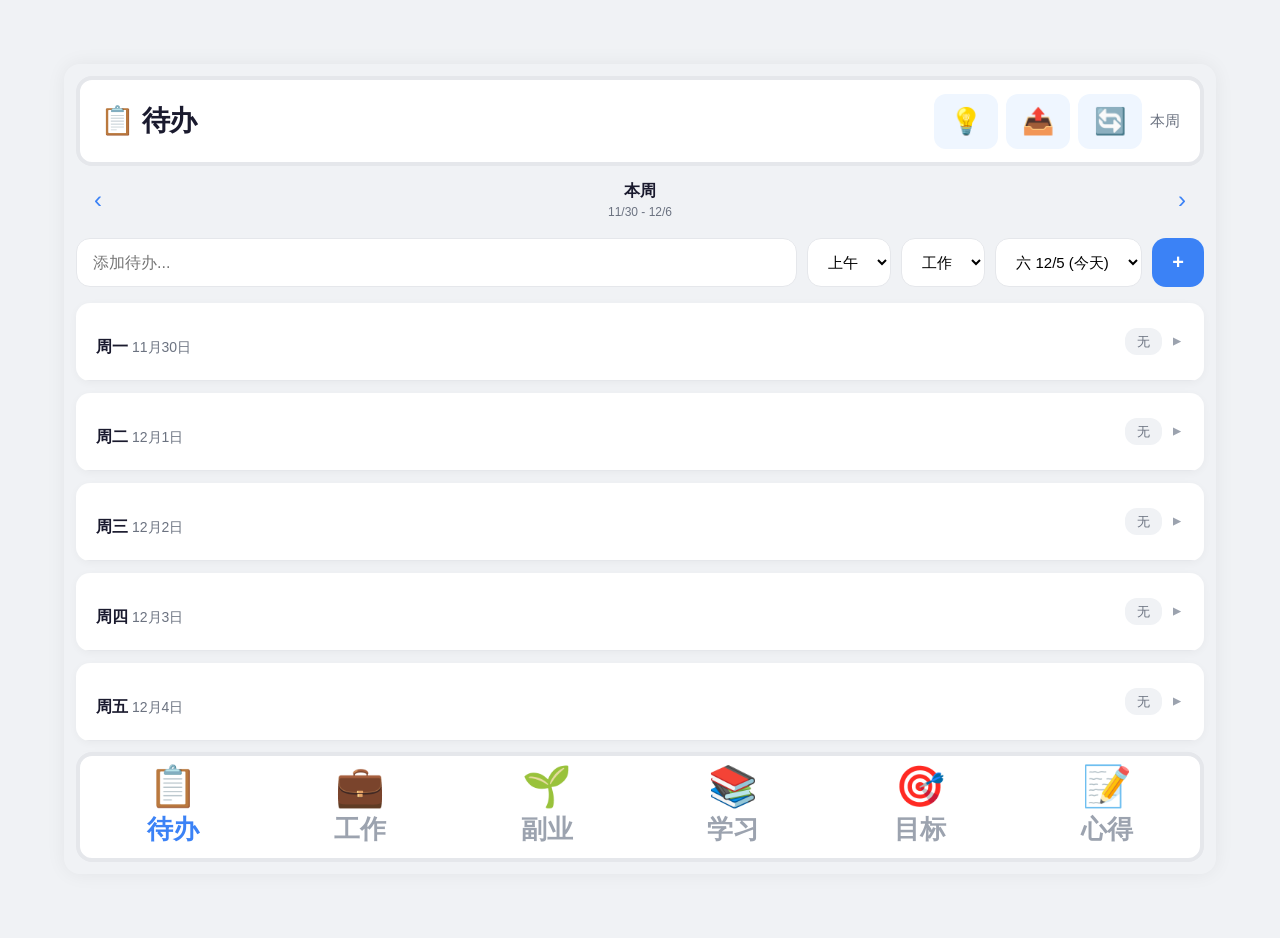
<file: 我的工作台.html>
<!DOCTYPE html>
<html lang="zh-CN">
<head>
<meta charset="UTF-8">
<meta name="viewport" content="width=device-width, initial-scale=1.0, maximum-scale=3.0, user-scalable=yes">
<meta name="apple-mobile-web-app-capable" content="yes">
<meta name="apple-mobile-web-app-status-bar-style" content="default">
<meta name="apple-mobile-web-app-title" content="工作台">
<meta name="theme-color" content="#4f46e5">
<meta http-equiv="Cache-Control" content="no-cache, no-store, must-revalidate">
<meta http-equiv="Pragma" content="no-cache">
<meta http-equiv="Expires" content="0">
<title>我的工作台</title>
<script src="https://cdn.sheetjs.com/xlsx-0.20.3/package/dist/xlsx.full.min.js"></script>
<link rel="stylesheet" href="css/style.css?v=15">
</head>
<body>
<div id="app">
  <!-- Header -->
  <div class="header">
    <h1 id="pageTitle">📋 待办</h1>
    <div style="display:flex;align-items:center;gap:8px;">
      <button class="btn-sm btn-timer header-btn" onclick="openDrafts()" title="草稿箱" style="position:relative;">💡<span id="draftBadge" class="draft-badge" style="display:none;"></span></button>
      <button class="btn-sm btn-timer header-btn" onclick="exportAll()" title="导出备份">📤</button>
      <button class="btn-sm btn-timer header-btn" onclick="syncNow()" title="点击同步" id="syncBtn">🔄</button>
      <span class="week-label" id="headerRight"></span>
    </div>
  </div>

  <!-- Main -->
  <div class="main" id="main">

    <!-- ===== Todo Page ===== -->
    <div class="page active" id="page-todo">
      <div class="week-nav">
        <button onclick="changeWeek(-1)">‹</button>
        <div class="week-info" id="weekInfo"></div>
        <button onclick="changeWeek(1)">›</button>
      </div>
      <div class="add-row">
        <input type="text" id="todoInput" placeholder="添加待办..." maxlength="80">
        <select id="todoSlot">
          <option value="morning">上午</option>
          <option value="afternoon">下午</option>
          <option value="evening">晚上</option>
        </select>
        <select id="todoCat">
          <option value="work">工作</option>
          <option value="side">副业</option>
          <option value="study">学习</option>
          <option value="life">生活</option>
        </select>
        <select id="todoDay"></select>
        <button class="btn-add" onclick="addTodo()">+</button>
      </div>
      <div id="todoList" style="margin-top:14px;"></div>
    </div>

    <!-- ===== Work Page ===== -->
    <div class="page" id="page-work">
      <div class="section-title">工作项目</div>
      <div class="add-row" style="margin-top:0;margin-bottom:14px;">
        <input type="text" id="workInput" placeholder="新增工作项目..." maxlength="60">
        <button class="btn-add" onclick="addProject('work')">+</button>
      </div>
      <div id="workList"></div>
    </div>

    <!-- ===== Side Page ===== -->
    <div class="page" id="page-side">
      <div class="section-title">副业项目</div>
      <div class="add-row" style="margin-top:0;margin-bottom:14px;flex-wrap:wrap;">
        <input type="text" id="sideInput" placeholder="新增副业项目..." maxlength="60" style="flex:1;min-width:140px;">
        <select id="sideType" style="font-size:14px;">
          <option value="income">有收入</option>
          <option value="original">原创</option>
        </select>
        <input type="number" id="sideExpectedIncome" placeholder="预计收入" min="0" step="0.01" style="max-width:110px;">
        <button class="btn-add" onclick="addProject('side')">+</button>
      </div>
      <div id="sideList"></div>
    </div>

    <!-- ===== Study Page ===== -->
    <div class="page" id="page-study">
      <div class="section-title">学习计划</div>
      <div class="study-stats" id="studyStats"></div>
      <div id="studyCalendar"></div>
      <div class="section-title" style="margin-top:14px;">添加学习记录</div>
      <div class="study-add-form">
        <input type="text" id="studyInput" placeholder="学习项目名称..." maxlength="60">
        <input type="date" id="studyDate" style="max-width:130px;">
        <span class="study-time-wrap"><span class="study-time-label">开始</span><input type="time" id="studyStart" style="max-width:85px;"></span>
        <span class="study-time-wrap"><span class="study-time-label">结束</span><input type="time" id="studyEnd" style="max-width:85px;"></span>
        <button class="btn-add" onclick="addStudy()">+</button>
      </div>
      <div id="studyList"></div>
    </div>

    <!-- ===== Goals Page ===== -->
    <div class="page" id="page-goal">
      <div class="section-title">长期目标</div>
      <div class="goal-reminder" id="goalReminder"></div>
      <div class="goal-add-row">
        <input type="text" id="goalInput" placeholder="你的大目标是什么？" maxlength="80">
        <select id="goalTimeframe">
          <option value="none">不限时间</option>
          <option value="year">按年</option>
          <option value="month">按月</option>
          <option value="day">按日</option>
        </select>
        <select id="goalType" style="font-size:14px;">
          <option value="time">时间倒计时</option>
          <option value="metric">量化指标</option>
        </select>
        <input type="month" id="goalDate" style="display:none;">
        <input type="date" id="goalDayDate" style="display:none;">
        <input type="number" id="goalTarget" placeholder="目标数量" min="1" step="1" style="display:none;max-width:100px;">
        <button class="btn-add" onclick="addGoal()">+</button>
      </div>
      <div id="goalList"></div>
    </div>

    <!-- ===== Reflection Page ===== -->
    <div class="page" id="page-reflection">
      <div class="section-title">心得归纳</div>
      <div class="ref-summary" id="refSummary"></div>
      <div id="reflectionContent"></div>
    </div>

  </div>

  <!-- Reflection Modal -->
  <div class="modal-overlay" id="refModal">
    <div class="modal">
      <h3>🎉 完成一项待办！</h3>
      <div class="modal-sub">花一分钟记录小结果和心得，每一步都算数，每一天都在变好 🌱</div>
      <div class="modal-task" id="refModalTask"></div>
      <label>📈 成果和心得</label>
      <textarea id="refInsight" placeholder="你完成了什么？有什么数据、成果或感受？"></textarea>
      <label>🚀 落地转化点</label>
      <textarea id="refAction" placeholder="基于这次经验，可以怎么改进、应用到哪？"></textarea>
      <div class="modal-actions">
        <button class="btn-skip" onclick="closeRefModal(false)">跳过</button>
        <button class="btn-save-ref" onclick="closeRefModal(true)">保存</button>
      </div>
    </div>
  </div>

  <!-- Draft Box Modal -->
  <div class="modal-overlay" id="draftModal">
    <div class="modal" style="max-width:450px;">
      <h3>💡 灵感草稿箱</h3>
      <div class="modal-sub">快速记录灵感，稍后再分类落地</div>
      <textarea id="draftInput" placeholder="想到什么写什么..." style="min-height:60px;margin-bottom:10px;"></textarea>
      <div class="modal-actions" style="margin-bottom:14px;">
        <button class="btn-save-ref" onclick="addDraft()">记下来</button>
      </div>
      <div id="draftList"></div>
      <div class="modal-actions" style="margin-top:14px;">
        <button class="btn-skip" onclick="closeDrafts()">关闭</button>
      </div>
    </div>
  </div>

  <!-- Tab Bar -->
  <div class="tabbar">
    <div class="tab active" data-page="todo" onclick="switchPage('todo')">
      <span class="tab-icon">📋</span><span>待办</span>
    </div>
    <div class="tab" data-page="work" onclick="switchPage('work')">
      <span class="tab-icon">💼</span><span>工作</span>
    </div>
    <div class="tab" data-page="side" onclick="switchPage('side')">
      <span class="tab-icon">🌱</span><span>副业</span>
    </div>
    <div class="tab" data-page="study" onclick="switchPage('study')">
      <span class="tab-icon">📚</span><span>学习</span>
    </div>
    <div class="tab" data-page="goal" onclick="switchPage('goal')">
      <span class="tab-icon">🎯</span><span>目标</span>
    </div>
    <div class="tab" data-page="reflection" onclick="switchPage('reflection')">
      <span class="tab-icon">📝</span><span>心得</span>
    </div>
  </div>
</div>

<script>
// ===== Storage =====
const K = { todo:'wb_todos_v2', work:'wb_work_v2', side:'wb_side_v2', study:'wb_study_v2', reflection:'wb_reflections_v2', goal:'wb_goals_v2', draft:'wb_drafts_v2' };
function load(key){ try{ return JSON.parse(localStorage.getItem(key)) || []; }catch(e){ return []; } }
function save(key, val){ localStorage.setItem(key, JSON.stringify(val)); }

let todos = load(K.todo);
let works = load(K.work);
let sides = load(K.side);
let studies = load(K.study);
let reflections = load(K.reflection);
let goals = load(K.goal);
let drafts = load(K.draft);
let pendingTodoId = null; // 待弹窗的待办ID
let pendingStudyId = null; // 待弹窗的学习记录ID

// ===== Sync (GitHub Gist) =====
const GIST_TOKEN = localStorage.getItem('wb_gist_token') || '';
const GIST_ID_KEY = 'wb_gist_id';
const GIST_FILENAME = 'workbench_backup.json';
let syncTimer = null;

function getAllData(){
  return { todos, works, sides, studies, reflections, goals, drafts, syncedAt: new Date().toISOString() };
}

function setAllData(data){
  if(!data) return;
  todos = data.todos || [];
  works = data.works || [];
  sides = data.sides || [];
  studies = data.studies || [];
  reflections = data.reflections || [];
  goals = data.goals || [];
  drafts = data.drafts || [];
  save(K.todo, todos); save(K.work, works); save(K.side, sides);
  save(K.study, studies); save(K.reflection, reflections);
  save(K.goal, goals); save(K.draft, drafts);
  renderAll();
}

function renderAll(){
  renderTodos(); renderProjects('work'); renderProjects('side');
  renderStudies(); renderStudyStats(); renderStudyCalendar();
  renderReflections(); renderGoals(); updateDraftBadge();
}

function setSyncStatus(text, color){
  const btn = document.getElementById('syncBtn');
  if(!btn) return;
  btn.textContent = text;
  if(color) btn.style.color = color;
}

async function syncPush(){
  try {
    setSyncStatus('⏳', 'var(--warning)');
    const data = getAllData();
    const content = JSON.stringify(data);
    const gistId = localStorage.getItem(GIST_ID_KEY);

    if(gistId){
      // 更新已有 gist
      const resp = await fetch(`https://api.github.com/gists/${gistId}`, {
        method: 'PATCH',
        headers: { 'Authorization': `Bearer ${GIST_TOKEN}`, 'Content-Type': 'application/json' },
        body: JSON.stringify({ files: { [GIST_FILENAME]: { content } } })
      });
      if(resp.ok){ setSyncStatus('✅', 'var(--success)'); return true; }
    }
    // 创建新 gist
    const resp = await fetch('https://api.github.com/gists', {
      method: 'POST',
      headers: { 'Authorization': `Bearer ${GIST_TOKEN}`, 'Content-Type': 'application/json' },
      body: JSON.stringify({ description: '工作台数据备份', public: false, files: { [GIST_FILENAME]: { content } } })
    });
    if(resp.ok){
      const json = await resp.json();
      localStorage.setItem(GIST_ID_KEY, json.id);
      setSyncStatus('✅', 'var(--success)');
      return true;
    }
    setSyncStatus('❌', 'var(--danger)');
    return false;
  } catch(e){
    setSyncStatus('❌', 'var(--danger)');
    return false;
  }
}

async function syncPull(){
  try {
    setSyncStatus('⏳', 'var(--warning)');
    const gistId = localStorage.getItem(GIST_ID_KEY);
    if(!gistId){ setSyncStatus('🔄', ''); return false; }
    const resp = await fetch(`https://api.github.com/gists/${gistId}`, {
      headers: { 'Authorization': `Bearer ${GIST_TOKEN}` }
    });
    if(!resp.ok){ setSyncStatus('❌', 'var(--danger)'); return false; }
    const json = await resp.json();
    const file = json.files && json.files[GIST_FILENAME];
    if(!file || !file.content){ setSyncStatus('🔄', ''); return false; }
    const data = JSON.parse(file.content);
    setAllData(data);
    setSyncStatus('✅', 'var(--success)');
    return true;
  } catch(e){
    setSyncStatus('❌', 'var(--danger)');
    return false;
  }
}

function syncNow(){
  // 手动点击：先拉取，再推送
  syncPull().then(() => setTimeout(syncPush, 500));
}

// 自动推送（防抖：修改后5秒推送）
function scheduleSyncPush(){
  if(syncTimer) clearTimeout(syncTimer);
  syncTimer = setTimeout(syncPush, 5000);
}

// 包装 save 函数，自动触发同步
const _originalSave = save;
save = function(key, val){
  _originalSave(key, val);
  scheduleSyncPush();
};

// ===== Utils =====
const uid = () => Date.now().toString(36) + Math.random().toString(36).slice(2,6);
const escapeHtml = s => { const d=document.createElement('div'); d.textContent=s; return d.innerHTML; };
function dateKey(d){ return d.getFullYear()+'-'+String(d.getMonth()+1).padStart(2,'0')+'-'+String(d.getDate()).padStart(2,'0'); }
function localNowStr(){
  const d = new Date();
  return dateKey(d) + 'T' + String(d.getHours()).padStart(2,'0') + ':' + String(d.getMinutes()).padStart(2,'0');
}

// ===== Week Logic =====
let weekOffset = 0;
const weekNames = ['日','一','二','三','四','五','六'];

function getWeekDays(offset){
  const now = new Date();
  const day = now.getDay() || 7; // 周日=7
  const monday = new Date(now);
  monday.setDate(now.getDate() - day + 1 + offset*7);
  const days = [];
  for(let i=0;i<7;i++){
    const d = new Date(monday); d.setDate(monday.getDate()+i);
    days.push(d);
  }
  return days;
}
function todayKey(){ return dateKey(new Date()); }

function renderWeekInfo(){
  const days = getWeekDays(weekOffset);
  const m1 = days[0].getMonth()+1, d1 = days[0].getDate();
  const m2 = days[6].getMonth()+1, d2 = days[6].getDate();
  const label = weekOffset===0?'本周':weekOffset===-1?'上周':weekOffset===1?'下周':`${weekOffset<0?'':'+'}${weekOffset}周`;
  document.getElementById('weekInfo').innerHTML = `${label}<small>${m1}/${d1} - ${m2}/${d2}</small>`;
  document.getElementById('headerRight').textContent = label;
}

function renderTodoDaySelect(){
  const days = getWeekDays(weekOffset);
  const sel = document.getElementById('todoDay');
  const cur = sel.value;
  sel.innerHTML = days.map((d,i)=>{
    const dk = dateKey(d);
    const isToday = dk === todayKey();
    return `<option value="${dk}">${weekNames[d.getDay()]} ${d.getMonth()+1}/${d.getDate()}${isToday?' (今天)':''}</option>`;
  }).join('');
  // 默认选今天，如果本周
  if(weekOffset===0){ sel.value = todayKey(); }
  else if(cur){ sel.value = cur; }
}

// ===== Todo Render =====
const slotOrder = { morning:0, afternoon:1, evening:2 };
const slotLabels = { morning:'上午', afternoon:'下午', evening:'晚上' };
const catLabels = { work:'工作', side:'副业', study:'学习', life:'生活' };
const catTagClasses = { work:'tag-work', side:'tag-side', study:'tag-study', life:'tag-life' };

function renderTodos(){
  const days = getWeekDays(weekOffset);
  const list = document.getElementById('todoList');
  let html = '';
  days.forEach(d => {
    const dk = dateKey(d);
    const isToday = dk === todayKey();
    const isPast = dk < todayKey();
    let dayTodos = todos.filter(t => t.date === dk);
    // 时段排序
    dayTodos.sort((a,b) => (slotOrder[a.slot]||0) - (slotOrder[b.slot]||0));
    const doneCount = dayTodos.filter(t=>t.done).length;
    const countText = dayTodos.length ? `${doneCount}/${dayTodos.length}` : '无';
    const collapsed = dayTodos.length === 0 ? 'collapsed' : '';
    const hidden = dayTodos.length === 0 ? 'hidden' : '';

    html += `<div class="day-group" data-date="${dk}">
      <div class="day-header ${isToday?'today':''} ${collapsed}" onclick="toggleDay(this)">
        <div><span class="day-name">周${weekNames[d.getDay()]}</span><span class="day-date">${d.getMonth()+1}月${d.getDate()}日</span></div>
        <div style="display:flex;align-items:center;gap:8px;">
          <span class="day-count">${countText}</span>
          <span class="chevron">▼</span>
        </div>
      </div>
      <div class="day-items ${hidden}" data-date="${dk}" ondragover="todoDragOver(event)" ondragleave="todoDragLeave(event)" ondrop="todoDrop(event)">`;

    dayTodos.forEach(t => {
      const slot = t.slot || 'morning';
      const cat = t.cat || 'work';
      const isOverdue = isPast && !t.done;
      const tagClass = isOverdue ? 'tag-overdue' : `tag-${slot}`;
      const tagText = isOverdue ? '⚠ 逾期' : slotLabels[slot] || '上午';
      const catTag = `<span class="tag ${catTagClasses[cat]||'tag-work'}">${catLabels[cat]||'工作'}</span>`;
      html += `<div class="todo-item" draggable="true" ondragstart="todoDragStart(event,'${t.id}')" ondragend="todoDragEnd(event)">
        <div class="todo-check ${t.done?'done':''}" onclick="toggleTodo('${t.id}')"></div>
        <div class="todo-body">
          <div class="todo-text ${t.done?'done':''}"><span class="tag ${tagClass}" onclick="event.stopPropagation();cycleTodoSlot('${t.id}')">${tagText}</span> ${catTag} ${escapeHtml(t.text)}</div>
        </div>
        <button class="todo-del" onclick="deleteTodo('${t.id}')">×</button>
      </div>`;
    });

    html += `</div></div>`;
  });
  list.innerHTML = html || '<div class="empty">暂无待办</div>';
}

// 未完成待办自动顺延到今天
function rolloverTodos(){
  // 不再自动顺延，待办留在原日期
}

function toggleDay(el){
  const items = el.nextElementSibling;
  if(items.classList.contains('hidden')){ items.classList.remove('hidden'); el.classList.remove('collapsed'); }
  else { items.classList.add('hidden'); el.classList.add('collapsed'); }
}

// 点击时段标签切换
function cycleTodoSlot(id){
  const t = todos.find(t=>t.id===id);
  if(!t) return;
  const order = ['morning','afternoon','evening'];
  t.slot = order[(order.indexOf(t.slot||'morning')+1)%3];
  save(K.todo, todos);
  renderTodos();
}

// 拖拽功能
let dragTodoId = null;
function todoDragStart(e, id){
  dragTodoId = id;
  e.target.style.opacity = '0.4';
}
function todoDragEnd(e){
  e.target.style.opacity = '';
  dragTodoId = null;
  document.querySelectorAll('.day-items').forEach(el=>el.classList.remove('drag-over'));
}
function todoDragOver(e){
  e.preventDefault();
  e.currentTarget.classList.add('drag-over');
}
function todoDragLeave(e){
  e.currentTarget.classList.remove('drag-over');
}
function todoDrop(e){
  e.preventDefault();
  e.currentTarget.classList.remove('drag-over');
  if(!dragTodoId) return;
  const newDate = e.currentTarget.dataset.date;
  if(!newDate) return;
  const t = todos.find(t=>t.id===dragTodoId);
  if(t && t.date !== newDate){
    t.date = newDate;
    save(K.todo, todos);
    renderTodos();
  }
}

function addTodo(){
  const input = document.getElementById('todoInput');
  const slot = document.getElementById('todoSlot').value;
  const cat = document.getElementById('todoCat').value;
  const date = document.getElementById('todoDay').value;
  const text = input.value.trim();
  if(!text) return;
  todos.push({ id:uid(), text, slot, cat, date, done:false });
  save(K.todo, todos);
  input.value = '';
  renderTodos();
}

function toggleTodo(id){
  const t = todos.find(t=>t.id===id);
  if(!t) return;
  t.done = !t.done;
  save(K.todo, todos);
  renderTodos();
  // 完成时（且没有已存的心得）弹出心得弹窗
  if(t.done && !t.hasReflection){
    pendingTodoId = id;
    showRefModal(t.text);
  }
}

// ===== Reflection Modal =====
function showRefModal(taskText){
  document.getElementById('refModalTask').textContent = '✓ ' + taskText;
  document.getElementById('refInsight').value = '';
  document.getElementById('refAction').value = '';
  document.getElementById('refModal').classList.add('show');
  setTimeout(() => document.getElementById('refInsight').focus(), 100);
}

function closeRefModal(doSave){
  const modal = document.getElementById('refModal');
  modal.classList.remove('show');
  const insight = document.getElementById('refInsight').value.trim();
  const action = document.getElementById('refAction').value.trim();

  if(doSave && (insight || action)){
    if(pendingTodoId){
      const t = todos.find(t=>t.id===pendingTodoId);
      const taskText = t ? t.text : '';
      const taskDate = t ? t.date : todayKey();
      const taskCat = t ? (t.cat || 'work') : 'work';
      reflections.unshift({
        id: uid(), type: 'todo',
        task: taskText, date: taskDate, cat: taskCat,
        insight: insight, action: action, createdAt: new Date().toISOString()
      });
      save(K.reflection, reflections);
      if(t){ t.hasReflection = true; save(K.todo, todos); }
      renderReflections();
    }
    if(pendingStudyId){
      const s = studies.find(s=>s.id===pendingStudyId);
      const taskText = s ? s.title : '';
      reflections.unshift({
        id: uid(), type: 'study', refStudyId: pendingStudyId,
        task: taskText, date: todayKey(), cat: 'study',
        insight: insight, action: action, createdAt: new Date().toISOString()
      });
      save(K.reflection, reflections);
      renderReflections();
    }
  }
  pendingTodoId = null;
  pendingStudyId = null;
}

// ===== Reflection Table (按周划分) =====
function getWeekLabel(dateStr){
  const d = new Date(dateStr + 'T12:00:00');
  if(isNaN(d.getTime())) return '未知周';
  const day = d.getDay() || 7;
  const monday = new Date(d);
  monday.setDate(d.getDate() - day + 1);
  const sunday = new Date(monday);
  sunday.setDate(monday.getDate() + 6);
  const m1=monday.getMonth()+1, d1=monday.getDate();
  const m2=sunday.getMonth()+1, d2=sunday.getDate();
  return `${m1}/${d1}-${m2}/${d2}`;
}

function getWeekLabelText(items){
  const total = items.length;
  // 按 cat 分类统计
  const typeMap = {};
  items.forEach(r => {
    const cat = r.cat || (r.type === 'study' ? 'study' : 'work');
    const typeName = catLabels[cat] || '其他';
    typeMap[typeName] = (typeMap[typeName]||0) + 1;
  });
  const order = ['工作','副业','学习','生活'];
  const parts = order.filter(k=>typeMap[k]).map(k => `${k}${typeMap[k]}条`);
  const extra = Object.keys(typeMap).filter(k=>!order.includes(k)).map(k=>`${k}${typeMap[k]}条`);
  const allParts = [...parts, ...extra];
  const breakdown = allParts.length > 0 ? `（${allParts.join('、')}）` : '';
  return `📅 ${getWeekLabel(items[0].date || items[0].createdAt?.slice(0,10) || '')} · 共${total}条${breakdown}`;
}

function renderReflections(){
  const summary = document.getElementById('refSummary');
  const content = document.getElementById('reflectionContent');

  if(reflections.length === 0){
    summary.textContent = '';
    content.innerHTML = '<div class="empty">完成待办或学习后写记录，这里会自动归纳成表格 📝</div>';
    return;
  }

  summary.innerHTML = `共 <span>${reflections.length}</span> 条心得`;

  // 按创建时间倒序排列
  const sorted = [...reflections].sort((a,b) => (b.createdAt||'').localeCompare(a.createdAt||''));

  // 按周分组
  const weeks = [];
  sorted.forEach(r => {
    const wk = getWeekLabel(r.date || r.createdAt?.slice(0,10) || '');
    let w = weeks.find(w=>w.label===wk);
    if(!w){ w = { label: wk, items: [] }; weeks.push(w); }
    w.items.push(r);
  });

  let html = '';
  weeks.forEach((w, wi) => {
    html += `<div class="ref-week">
      <div class="ref-week-header">
        <span class="ref-week-label">${getWeekLabelText(w.items)}</span>
        <div style="display:flex;gap:4px;">
          <button class="btn-sm btn-timer" onclick="exportWeekReflections('${wi}')" style="font-size:11px;padding:4px 8px;">导出</button>
          <button class="btn-sm" onclick="deleteWeekReflections('${wi}')" style="font-size:11px;padding:4px 8px;background:var(--danger-bg);color:var(--danger);">删除</button>
        </div>
      </div>
      <div class="ref-table-wrap"><table class="ref-table">
        <thead><tr>
          <th class="col-date">日期</th>
          <th class="col-cat">分类</th>
          <th class="col-task">事项</th>
          <th class="col-insight">📈 成果和心得</th>
          <th class="col-action">🚀 落地转化点</th>
          <th class="col-del"></th>
        </tr></thead><tbody>`;

    w.items.forEach(r => {
      const d = r.date ? r.date.slice(5) : '--';
      const catName = catLabels[r.cat] || '工作';
      html += `<tr>
        <td class="col-date">${escapeHtml(d)}</td>
        <td class="col-cat">${escapeHtml(catName)}</td>
        <td class="col-task">${escapeHtml(r.task)}</td>
        <td class="col-insight" onclick="editReflection('${r.id}','insight',this)">${escapeHtml(r.insight) || '<span style="color:var(--text-3)">点击编辑</span>'}</td>
        <td class="col-action" onclick="editReflection('${r.id}','action',this)">${escapeHtml(r.action) || '<span style="color:var(--text-3)">点击编辑</span>'}</td>
        <td class="col-del"><button class="del-btn" onclick="deleteReflection('${r.id}')">×</button></td>
      </tr>`;
    });

    html += `</tbody></table></div></div>`;
  });

  content.innerHTML = html;
}

// 缓存周分组数据供导出/删除使用
function getWeekGroups(){
  const sorted = [...reflections].sort((a,b) => (b.createdAt||'').localeCompare(a.createdAt||''));
  const weeks = [];
  sorted.forEach(r => {
    const wk = getWeekLabel(r.date || r.createdAt?.slice(0,10) || '');
    let w = weeks.find(w=>w.label===wk);
    if(!w){ w = { label: wk, items: [] }; weeks.push(w); }
    w.items.push(r);
  });
  return weeks;
}

function deleteWeekReflections(wi){
  const weeks = getWeekGroups();
  if(!weeks[wi]) return;
  const ids = weeks[wi].items.map(r=>r.id);
  if(!confirm(`确定删除 ${weeks[wi].label} 这周的 ${ids.length} 条心得？`)) return;
  reflections = reflections.filter(r => !ids.includes(r.id));
  save(K.reflection, reflections);
  renderReflections();
}

function exportWeekReflections(wi){
  const weeks = getWeekGroups();
  if(!weeks[wi]) return;
  const wb = XLSX.utils.book_new();
  const data = weeks[wi].items.map(r => ({
    '日期': (r.date||'').slice(5),
    '分类': catLabels[r.cat] || '工作',
    '事项': r.task,
    '心得感悟': r.insight || '',
    '落地转化': r.action || ''
  }));
  XLSX.utils.book_append_sheet(wb, XLSX.utils.json_to_sheet(data), '心得感悟');
  XLSX.writeFile(wb, `心得-${weeks[wi].label}.xlsx`);
}

function deleteReflection(id){
  if(!confirm('确定删除这条心得？')) return;
  const r = reflections.find(r=>r.id===id);
  // 如果是学习心得，同步删除对应学习记录
  if(r && r.type === 'study' && r.refStudyId){
    const s = studies.find(s=>s.id===r.refStudyId);
    if(s && s.logs){
      // 删除最后一条学习记录
      s.logs.pop();
      save(K.study, studies);
      renderStudies();
    }
  }
  reflections = reflections.filter(r => r.id !== id);
  save(K.reflection, reflections);
  renderReflections();
}

function editReflection(id, field, el){
  const r = reflections.find(r=>r.id===id);
  if(!r) return;
  const oldVal = r[field] || '';
  el.innerHTML = `<textarea class="ref-edit-input" id="re-${id}">${escapeHtml(oldVal)}</textarea>`;
  const ta = document.getElementById('re-'+id);
  ta.focus(); ta.select();
  const finish = () => { r[field] = ta.value.trim(); save(K.reflection, reflections); renderReflections(); };
  ta.addEventListener('blur', finish);
  ta.addEventListener('keydown', e => { if(e.key==='Enter' && !e.shiftKey){ e.preventDefault(); ta.blur(); } if(e.key==='Escape') renderReflections(); });
}

// ===== Goals =====
const tfLabels = { year:'年度目标', month:'月度目标', day:'按日目标', none:'长期目标' };
const tfClasses = { year:'timeframe-year', month:'timeframe-month', day:'timeframe-day', none:'timeframe-none' };
const tfBadgeClasses = { year:'tf-year', month:'tf-month', day:'tf-month', none:'tf-none' };

function calcGoalProgress(g){
  // g.goalType: 'time' or 'metric'
  if(g.goalType === 'metric'){
    // 量化指标：进度 = current / target * 100
    if(g.target && g.target > 0){
      return Math.min(100, Math.round((g.current || 0) / g.target * 100));
    }
    return 0;
  } else {
    // 时间倒计时：进度 = 已过天数 / 总天数 * 100
    if(!g.date || g.timeframe === 'none') return 0;
    let totalDays, daysPassed;
    if(g.timeframe === 'year'){
      const y = parseInt(g.date);
      const start = new Date(y, 0, 1);
      const end = new Date(y, 11, 31);
      totalDays = Math.ceil((end - start) / 86400000) + 1;
      daysPassed = Math.ceil((new Date() - start) / 86400000);
    } else if(g.timeframe === 'month'){
      const [y, m] = g.date.split('-').map(Number);
      const start = new Date(y, m-1, 1);
      const end = new Date(y, m, 0);
      totalDays = Math.ceil((end - start) / 86400000) + 1;
      daysPassed = Math.ceil((new Date() - start) / 86400000);
    } else if(g.timeframe === 'day'){
      // g.date 格式: YYYY-MM-DD，从当天0点算起到目标日23:59
      const target = new Date(g.date + 'T23:59:59');
      const start = new Date(g.date + 'T00:00:00');
      totalDays = 1;
      const now = new Date();
      if(now > target) daysPassed = 1;
      else if(now < start) daysPassed = 0;
      else daysPassed = Math.round((now - start) / 86400000 * 10) / 10;
    }
    if(!totalDays || totalDays <= 0) return 0;
    return Math.min(100, Math.max(0, Math.round(daysPassed / totalDays * 100)));
  }
}

function renderGoals(){
  const list = document.getElementById('goalList');
  const reminder = document.getElementById('goalReminder');

  const activeGoals = goals.filter(g => g.status !== '已达成');
  if(activeGoals.length > 0){
    const todayTodos = todos.filter(t => t.date === todayKey());
    const todayDone = todayTodos.filter(t => t.done).length;
    const goalTexts = activeGoals.slice(0,2).map(g => `「${g.title}」`).join('、');
    const extra = activeGoals.length > 2 ? ` 等${activeGoals.length}个` : '';
    reminder.style.display = '';
    reminder.innerHTML = `<span>💪</span><div>今天的每一步都在靠近：<strong>${goalTexts}${extra}</strong><br>今日待办完成 <strong>${todayDone}/${todayTodos.length}</strong>，坚持就是复利。</div>`;
  } else {
    reminder.style.display = 'none';
  }

  if(goals.length === 0){
    list.innerHTML = '<div class="empty">设立你的第一个大目标 🎯<br>让它成为每天行动的意义</div>';
    return;
  }

  const sorted = [...goals].sort((a,b) => (b.createdAt||'').localeCompare(a.createdAt||''));

  list.innerHTML = sorted.map(g => {
    const tf = g.timeframe || 'none';
    const gt = g.goalType || 'time';
    let dateText = '';
    if(tf === 'year' && g.date) dateText = ` · ${g.date}年`;
    else if(tf === 'month' && g.date) dateText = ` · ${g.date}`;
    else if(tf === 'day' && g.date) dateText = ` · ${g.date}`;
    const daysLeft = calcDaysLeft(g);
    const isDone = g.status === '已达成';
    const progress = calcGoalProgress(g);
    const pctText = gt === 'metric' && g.target ? `${g.current||0}/${g.target}` : `${progress}%`;

    // 量化指标的状态记录
    let metricHtml = '';
    if(gt === 'metric'){
      metricHtml = `<div class="goal-metric-row">
        <span class="goal-status-label">📊 目标：</span>
        <span class="goal-metric-val" onclick="editGoalField('${g.id}','target',this,'number')">${g.target||'点击设置目标数量'}</span>
        <span class="goal-status-label">已完成：</span>
        <span class="goal-metric-val" onclick="editGoalField('${g.id}','current',this,'number')">${g.current||0}</span>
        <button class="btn-sm btn-timer" onclick="goalAddProgress('${g.id}')" style="font-size:12px;padding:4px 10px;">+记录</button>
      </div>`;
    }

    return `<div class="goal-card ${tfClasses[tf]}">
      <div class="goal-top">
        <div style="flex:1;">
          <div class="goal-title" onclick="editGoal('${g.id}','title',this)">${escapeHtml(g.title)}</div>
          <div class="goal-note" onclick="editGoal('${g.id}','note',this)">${escapeHtml(g.note||'')}</div>
        </div>
        <button class="goal-del" onclick="deleteGoal('${g.id}')">×</button>
      </div>
      <div class="goal-meta">
        <span class="tf-badge ${tfBadgeClasses[tf]}">${tfLabels[tf]}${escapeHtml(dateText)}</span>
        <span class="tf-badge ${gt==='metric'?'tf-month':'tf-year'}">${gt==='metric'?'量化指标':'时间倒计时'}</span>
        ${daysLeft !== null ? `<span class="tf-badge tf-none">剩余 ${daysLeft} 天</span>` : ''}
        ${isDone?'<span class="tf-badge tf-month">✓ 已达成</span>':''}
      </div>
      <div class="goal-status-row">
        <span class="goal-status-label">📍 现阶段状态：</span>
        <span class="goal-status-text" onclick="editGoalStatus('${g.id}',this)">${escapeHtml(g.status||'点击设置当前状态...')}</span>
      </div>
      ${metricHtml}
      <div class="goal-progress-row">
        <div class="goal-bar"><div class="goal-bar-fill" style="width:${progress}%; ${isDone?'background:var(--success)':''}"></div></div>
        <span class="goal-pct" onclick="adjustGoalProgress('${g.id}')">${pctText}</span>
      </div>
    </div>`;
  }).join('');
}

function goalAddProgress(id){
  const g = goals.find(g=>g.id===id);
  if(!g) return;
  const val = prompt('本次完成了多少？（输入数字累加到当前进度）', '1');
  if(val === null) return;
  const num = parseInt(val) || 0;
  if(num <= 0) return;
  g.current = (g.current || 0) + num;
  if(g.target && g.current >= g.target) g.status = '已达成';
  save(K.goal, goals);
  renderGoals();
}

function editGoalField(id, field, el, type){
  const g = goals.find(g=>g.id===id);
  if(!g) return;
  const oldVal = g[field] || '';
  el.innerHTML = `<input class="edit-input" type="${type||'text'}" value="${oldVal}" id="gf-${id}" ${type==='number'?'min="0" step="1"':''}>`;
  const input = document.getElementById('gf-'+id);
  input.focus(); input.select();
  const finish = () => {
    g[field] = type==='number' ? (parseInt(input.value)||0) : input.value.trim();
    save(K.goal, goals); renderGoals();
  };
  input.addEventListener('blur', finish);
  input.addEventListener('keydown', e => { if(e.key==='Enter') input.blur(); if(e.key==='Escape') renderGoals(); });
}

function calcDaysLeft(g){
  if(!g.date || g.timeframe === 'none') return null;
  let target;
  if(g.timeframe === 'year'){
    target = new Date(parseInt(g.date), 11, 31, 23, 59, 59);
  } else if(g.timeframe === 'month'){
    const [y, m] = g.date.split('-').map(Number);
    target = new Date(y, m, 0, 23, 59, 59);
  } else if(g.timeframe === 'day'){
    target = new Date(g.date + 'T23:59:59');
  } else { return null; }
  const diff = Math.ceil((target - new Date()) / 86400000);
  return diff > 0 ? diff : 0;
}

function addGoal(){
  const input = document.getElementById('goalInput');
  const tf = document.getElementById('goalTimeframe').value;
  const gt = document.getElementById('goalType').value;
  const dateInput = document.getElementById('goalDate');
  const targetInput = document.getElementById('goalTarget');
  const text = input.value.trim();
  if(!text) return;
  let date = '';
  if(tf === 'year' && dateInput.value) date = dateInput.value.split('-')[0];
  else if(tf === 'month' && dateInput.value) date = dateInput.value;
  else if(tf === 'day' && document.getElementById('goalDayDate').value) date = document.getElementById('goalDayDate').value;
  const g = { id:uid(), title:text, note:'', timeframe:tf, goalType:gt, date, status:'', progress:0, current:0, target:0, createdAt:new Date().toISOString() };
  if(gt === 'metric') g.target = parseInt(targetInput.value) || 0;
  goals.push(g);
  save(K.goal, goals);
  input.value = ''; dateInput.value = ''; targetInput.value = '';
  renderGoals();
}

function deleteGoal(id){
  if(!confirm('确定删除这个目标？')) return;
  goals = goals.filter(g => g.id !== id);
  save(K.goal, goals);
  renderGoals();
}

function editGoal(id, field, el){
  const g = goals.find(g => g.id === id);
  if(!g) return;
  const oldVal = g[field] || '';
  el.innerHTML = `<input class="edit-input" value="${escapeHtml(oldVal)}" id="eg-${id}">`;
  const input = document.getElementById('eg-'+id);
  input.focus(); input.select();
  const finish = () => { g[field] = input.value.trim(); save(K.goal, goals); renderGoals(); };
  input.addEventListener('blur', finish);
  input.addEventListener('keydown', e => { if(e.key==='Enter') input.blur(); if(e.key==='Escape') renderGoals(); });
}

function editGoalStatus(id, el){
  const g = goals.find(g => g.id === id);
  if(!g) return;
  const oldVal = g.status || '';
  el.innerHTML = `<input class="edit-input" value="${escapeHtml(oldVal)}" id="gs-${id}" placeholder="如：已完成基础知识学习，正在做实战项目">`;
  const input = document.getElementById('gs-'+id);
  input.focus(); input.select();
  const finish = () => { g.status = input.value.trim(); save(K.goal, goals); renderGoals(); };
  input.addEventListener('blur', finish);
  input.addEventListener('keydown', e => { if(e.key==='Enter') input.blur(); if(e.key==='Escape') renderGoals(); });
}

function adjustGoalProgress(id){
  const g = goals.find(g => g.id === id);
  if(!g) return;
  if(g.goalType === 'metric'){
    const val = prompt('设置当前已完成数量:', g.current||0);
    if(val === null) return;
    g.current = Math.max(0, parseInt(val)||0);
  } else {
    const val = prompt('设置进度 (0-100):', calcGoalProgress(g));
    if(val === null) return;
    g.progress = Math.max(0, Math.min(100, parseInt(val)||0));
  }
  if(g.target && g.current >= g.target) g.status = '已达成';
  if(g.progress >= 100) g.status = '已达成';
  save(K.goal, goals);
  renderGoals();
}

function deleteTodo(id){
  todos = todos.filter(t=>t.id!==id);
  save(K.todo, todos);
  renderTodos();
}

function changeWeek(n){
  weekOffset += n;
  renderWeekInfo();
  renderTodoDaySelect();
  renderTodos();
}

// ===== Work / Side Projects =====
function renderProjects(type){
  const arr = type==='work'?works:sides;
  const list = document.getElementById(type+'List');
  if(arr.length===0){ list.innerHTML = '<div class="empty">暂无项目，添加一个吧</div>'; return; }
  list.innerHTML = arr.map(p => {
    const statusClass = p.status==='done'?'status-done':p.status==='paused'?'status-paused':'status-active';
    const statusText = p.status==='done'?'已完成':p.status==='paused'?'搁置':'进行中';
    let incomeHtml = '';
    if(type==='side'){
      const isOriginal = p.sideType === 'original';
      const total = (p.incomes||[]).reduce((s,i)=>s+Number(i.amount),0);
      const exp = p.expectedIncome || 0;

      if(isOriginal){
        incomeHtml = `
          <div class="side-type-badge side-type-original">🔥 原创·为爱发电</div>
          <div class="side-exp-row">
            <span class="side-exp-label">这是用热爱撬动的杠杆行为，不计入收入预期</span>
          </div>
          <div class="income-row">
            <input type="date" id="incd-${p.id}" value="${todayKey()}" style="max-width:130px;">
            <input type="number" placeholder="偶然收入（可选）" id="inc-${p.id}" min="0" step="0.01">
            <button class="btn-sm btn-timer" onclick="addIncome('${p.id}')">记收入</button>
          </div>
          ${total>0?`<div class="income-log">偶然收入：<span>¥${total.toFixed(2)}</span></div>`:''}
        `;
      } else {
        const pct = exp > 0 ? Math.min(100, Math.round(total / exp * 100)) : 0;
        incomeHtml = `
          <div class="side-exp-row">
            <span class="side-exp-label">预计收入：</span>
            <span class="side-exp-val" onclick="editExpectedIncome('${p.id}',this)">¥${exp.toFixed(2)}</span>
            <span class="side-exp-label">| 已收：</span>
            <span class="side-exp-val" style="color:var(--success)">¥${total.toFixed(2)}</span>
            <span class="side-exp-pct">${pct}%</span>
          </div>
          ${exp>0?`<div class="side-exp-bar"><div class="side-exp-bar-fill" style="width:${pct}%; ${pct>=100?'background:var(--success)':''}"></div></div>`:''}
          <div class="income-row">
            <input type="date" id="incd-${p.id}" value="${todayKey()}" style="max-width:130px;">
            <input type="number" placeholder="收入金额" id="inc-${p.id}" min="0" step="0.01">
            <button class="btn-sm btn-timer" onclick="addIncome('${p.id}')">记收入</button>
          </div>
          ${(p.incomes||[]).length>0?`<div class="income-log">${(p.incomes||[]).slice(-3).reverse().map(i=>`<div>${i.date} <span>¥${Number(i.amount).toFixed(2)}</span></div>`).join('')}</div>`:''}
        `;
      }
    }
    return `<div class="proj-card">
      <div class="proj-top">
        <div style="flex:1;">
          <div class="proj-title" onclick="editField('${type}','${p.id}','title',this)">${escapeHtml(p.title)}</div>
          ${p.note?`<div class="proj-note" onclick="editField('${type}','${p.id}','note',this)">${escapeHtml(p.note)}</div>`:`<div class="proj-note" style="color:var(--text-3)" onclick="editField('${type}','${p.id}','note',this)">点击添加备注...</div>`}
        </div>
        <span class="status-pill ${statusClass}" onclick="cycleStatus('${type}','${p.id}')">${statusText}</span>
        <button class="proj-del" onclick="deleteProject('${type}','${p.id}')">×</button>
      </div>
      ${incomeHtml}
    </div>`;
  }).join('');
}

function addProject(type){
  const input = document.getElementById(type+'Input');
  const text = input.value.trim();
  if(!text) return;
  const arr = type==='work'?works:sides;
  const proj = { id:uid(), title:text, note:'', status:'active', incomes:[] };
  if(type==='side'){
    const typeSel = document.getElementById('sideType');
    proj.sideType = typeSel.value;
    const expInput = document.getElementById('sideExpectedIncome');
    if(proj.sideType === 'income'){
      proj.expectedIncome = parseFloat(expInput.value) || 0;
    } else {
      proj.expectedIncome = 0;
    }
    expInput.value = '';
    typeSel.value = 'income';
  }
  arr.push(proj);
  save(type==='work'?K.work:K.side, arr);
  input.value='';
  renderProjects(type);
}

function deleteProject(type,id){
  if(!confirm('确定删除？')) return;
  if(type==='work'){ works = works.filter(p=>p.id!==id); save(K.work, works); renderProjects('work'); }
  else { sides = sides.filter(p=>p.id!==id); save(K.side, sides); renderProjects('side'); }
}

function cycleStatus(type,id){
  const arr = type==='work'?works:sides;
  const p = arr.find(p=>p.id===id);
  if(!p) return;
  const order = ['active','done','paused'];
  p.status = order[(order.indexOf(p.status)+1)%3];
  save(type==='work'?K.work:K.side, arr);
  renderProjects(type);
}

function editField(type,id,field,el){
  const arr = type==='work'?works:sides;
  const p = arr.find(p=>p.id===id);
  if(!p) return;
  const oldVal = p[field]||'';
  el.innerHTML = `<input class="edit-input" value="${escapeHtml(oldVal)}" id="ef-${id}">`;
  const input = document.getElementById('ef-'+id);
  input.focus(); input.select();
  const finish = () => {
    p[field] = input.value.trim();
    save(type==='work'?K.work:K.side, arr);
    renderProjects(type);
  };
  input.addEventListener('blur', finish);
  input.addEventListener('keydown', e => { if(e.key==='Enter') input.blur(); if(e.key==='Escape') renderProjects(type); });
}

function addIncome(pid){
  const input = document.getElementById('inc-'+pid);
  const dateInput = document.getElementById('incd-'+pid);
  const amount = parseFloat(input.value);
  if(!amount || amount<=0) return;
  const p = sides.find(p=>p.id===pid);
  if(!p) return;
  if(!p.incomes) p.incomes = [];
  const incDate = dateInput.value || todayKey();
  p.incomes.push({ amount, date: incDate });
  save(K.side, sides);
  renderProjects('side');
  renderSideCalendar();
}

function editExpectedIncome(pid, el){
  const p = sides.find(p=>p.id===pid);
  if(!p) return;
  const oldVal = p.expectedIncome || 0;
  el.innerHTML = `<input class="edit-input" type="number" value="${oldVal}" id="ei-${pid}" min="0" step="0.01" style="width:100px;">`;
  const input = document.getElementById('ei-'+pid);
  input.focus(); input.select();
  const finish = () => {
    p.expectedIncome = parseFloat(input.value) || 0;
    save(K.side, sides);
    renderProjects('side');
    renderSideCalendar();
  };
  input.addEventListener('blur', finish);
  input.addEventListener('keydown', e => { if(e.key==='Enter') input.blur(); if(e.key==='Escape') renderProjects('side'); });
}

// ===== Side Income Calendar =====
let sideCalOffset = 0;
function renderSideCalendar(){
  const el = document.getElementById('sideCalendar');
  if(!el) return;
  const now = new Date();
  const year = now.getFullYear();
  const month = now.getMonth() + sideCalOffset;
  const calDate = new Date(year, month, 1);
  const cy = calDate.getFullYear();
  const cm = calDate.getMonth();
  const monthLabel = `${cy}年${cm+1}月`;

  // 本月所有收入
  const monthPrefix = `${cy}-${String(cm+1).padStart(2,'0')}`;
  let monthTotal = 0;
  const dayMap = {}; // dateKey -> total
  const projMap = {}; // dateKey -> [{name, amount}]

  sides.forEach(p => {
    (p.incomes||[]).forEach(i => {
      if((i.date||'').startsWith(monthPrefix)){
        const amt = Number(i.amount);
        monthTotal += amt;
        dayMap[i.date] = (dayMap[i.date]||0) + amt;
        if(!projMap[i.date]) projMap[i.date] = [];
        projMap[i.date].push({ name: p.title, amount: amt });
      }
    });
  });

  // 日历网格
  const firstDay = new Date(cy, cm, 1).getDay(); // 0=日
  const daysInMonth = new Date(cy, cm+1, 0).getDate();
  const todayDk = todayKey();
  const weekHeaders = ['日','一','二','三','四','五','六'];

  let cells = '';
  // 空白填充
  for(let i=0;i<firstDay;i++) cells += '<div class="cal-day cal-empty"></div>';
  for(let d=1; d<=daysInMonth; d++){
    const dk = `${cy}-${String(cm+1).padStart(2,'0')}-${String(d).padStart(2,'0')}`;
    const amt = dayMap[dk] || 0;
    const isToday = dk === todayDk;
    const tooltip = projMap[dk] ? projMap[dk].map(p=>`${p.name}:¥${p.amount.toFixed(2)}`).join(', ') : '';
    cells += `<div class="cal-day ${amt>0?'cal-has-income':''} ${isToday?'cal-today':''}">
      <span class="cal-d">${d}</span>
      ${amt>0?`<span class="cal-amt">¥${amt.toFixed(0)}</span>`:''}
      ${amt>0?`<span class="cal-tip">${tooltip}</span>`:''}
    </div>`;
  }

  // 预计总收入（只算非原创项目）
  let totalExpected = 0;
  let originalCount = 0;
  sides.forEach(p => {
    if(p.sideType === 'original') { originalCount++; }
    else { totalExpected += (p.expectedIncome||0); }
  });
  const pct = totalExpected > 0 ? Math.min(100, Math.round(monthTotal/totalExpected*100)) : 0;

  el.innerHTML = `<div class="side-cal">
    <div class="cal-header">
      <button class="cal-nav-btn" onclick="sideCalOffset--;renderSideCalendar()">‹</button>
      <span class="cal-title">${monthLabel}收入日历</span>
    <div class="cal-summary">
      <span>本月收入：<strong style="color:var(--success)">¥${monthTotal.toFixed(2)}</strong></span>
      ${totalExpected>0?`<span>预计：<strong style="color:var(--primary)">¥${totalExpected.toFixed(2)}</strong></span><span>完成：<strong style="color:${pct>=100?'var(--success)':'var(--warning)'}">${pct}%</strong></span>`:''}
      ${originalCount>0?`<span>🔥 原创：<strong style="color:var(--warning)">${originalCount}个</strong></span>`:''}
    </div>
    <div class="cal-grid">
      ${weekHeaders.map(w=>`<div class="cal-dow">${w}</div>`).join('')}
      ${cells}
    </div>
  </div>`;
}

// ===== Study =====
function calcStudySeconds(s){
  // 从所有 logs 中算总秒数
  return (s.logs||[]).reduce((sum, l) => sum + (l.seconds||0), 0);
}

function renderStudies(){
  if(studies.length===0){ document.getElementById('studyList').innerHTML='<div class="empty">暂无学习计划，添加一个吧</div>'; return; }
  document.getElementById('studyList').innerHTML = studies.map(s => {
    const pct = s.progress||0;
    const studyTotal = s.studyTotal || 100;
    const pctDisplay = studyTotal > 0 ? Math.round(pct / studyTotal * 100) : 0;
    const totalSec = calcStudySeconds(s);
    const hours = Math.floor(totalSec/3600);
    const mins = Math.floor((totalSec%3600)/60);
    const timeStr = hours>0?`${hours}小时${mins}分`:`${mins}分钟`;
    const pctText = `${pct}/${studyTotal}`;
    // 显示最近的学习记录
    const logs = (s.logs||[]).slice(-10).reverse();
    const logsHtml = logs.length>0 ? `<div class="study-logs">${logs.map((l,i) => {
      const lh = Math.floor(l.seconds/3600);
      const lm = Math.floor((l.seconds%3600)/60);
      const lstr = lh>0?`${lh}h${lm>0?lm+'m':''}`:`${lm}m`;
      const logIdx = (s.logs||[]).length - 1 - i;
      return `<div class="study-log-item">${l.date} ${l.start||''}~${l.end||''} <span>${lstr}</span><button class="study-log-del" onclick="deleteStudyLog('${s.id}',${logIdx})">×</button></div>`;
    }).join('')}</div>` : '';
    return `<div class="proj-card">
      <div class="proj-top">
        <div style="flex:1;">
          <div class="proj-title" onclick="editStudy('${s.id}','title',this)">${escapeHtml(s.title)}</div>
          ${s.note?`<div class="proj-note" onclick="editStudy('${s.id}','note',this)">${escapeHtml(s.note)}</div>`:`<div class="proj-note" style="color:var(--text-3)" onclick="editStudy('${s.id}','note',this)">点击添加笔记...</div>`}
        </div>
        <span class="status-pill ${pctDisplay>=100?'status-done':'status-active'}" onclick="editStudyProgress('${s.id}')">${pctText}</span>
        <button class="proj-del" onclick="deleteStudy('${s.id}')">×</button>
      </div>
      <div class="study-bar"><div class="study-bar-fill" style="width:${pctDisplay}%"></div></div>
      <div class="study-time">已学：<span>${timeStr}</span></div>
      <div class="study-add-log">
        <input type="date" id="sld-${s.id}" value="${todayKey()}" style="max-width:120px;">
        <span class="study-time-wrap"><span class="study-time-label">开始</span><input type="time" id="sls-${s.id}" style="max-width:75px;"></span>
        <span class="study-time-wrap"><span class="study-time-label">结束</span><input type="time" id="sle-${s.id}" style="max-width:75px;"></span>
        <button class="btn-sm btn-timer" onclick="addStudyLog('${s.id}')">添加</button>
      </div>
      ${logsHtml}
    </div>`;
  }).join('');
  renderStudyStats();
  renderStudyCalendar();
}

function timeToSec(t){
  if(!t) return 0;
  const [h,m] = t.split(':').map(Number);
  return (h||0)*3600 + (m||0)*60;
}

function addStudy(){
  const input = document.getElementById('studyInput');
  const dateInput = document.getElementById('studyDate');
  const startInput = document.getElementById('studyStart');
  const endInput = document.getElementById('studyEnd');
  const text = input.value.trim();
  if(!text) return;
  const date = dateInput.value || todayKey();
  const start = startInput.value;
  const end = endInput.value;
  let seconds = 0;
  if(start && end){
    seconds = timeToSec(end) - timeToSec(start);
    if(seconds <= 0) seconds = 0;
  }
  // 检查是否已有同名项目
  let s = studies.find(x => x.title === text);
  if(!s){
    s = { id:uid(), title:text, note:'', progress:0, logs:[] };
    studies.push(s);
  }
  if(!s.logs) s.logs = [];
  s.logs.push({ date, start, end, seconds });
  save(K.study, studies);
  input.value = '';
  startInput.value = '';
  endInput.value = '';
  renderStudies();
  // 弹出心得弹窗
  if(seconds > 0){
    pendingStudyId = s.id;
    showRefModal(s.title);
  }
}

function addStudyLog(id){
  const s = studies.find(x=>x.id===id);
  if(!s) return;
  const dateInput = document.getElementById('sld-'+id);
  const startInput = document.getElementById('sls-'+id);
  const endInput = document.getElementById('sle-'+id);
  const date = dateInput.value || todayKey();
  const start = startInput.value;
  const end = endInput.value;
  if(!start || !end){ alert('请填写开始和结束时间'); return; }
  let seconds = timeToSec(end) - timeToSec(start);
  if(seconds <= 0){ alert('结束时间需晚于开始时间'); return; }
  if(!s.logs) s.logs = [];
  s.logs.push({ date, start, end, seconds });
  save(K.study, studies);
  renderStudies();
  // 弹出心得弹窗
  pendingStudyId = id;
  showRefModal(s.title);
}

function deleteStudy(id){
  if(!confirm('确定删除？')) return;
  studies = studies.filter(s=>s.id!==id);
  save(K.study, studies);
  renderStudies();
}

function deleteStudyLog(sid, logIdx){
  const s = studies.find(s=>s.id===sid);
  if(!s || !s.logs) return;
  s.logs.splice(logIdx, 1);
  save(K.study, studies);
  renderStudies();
}

function editStudy(id,field,el){
  const s = studies.find(s=>s.id===id);
  if(!s) return;
  const oldVal = s[field]||'';
  el.innerHTML = `<input class="edit-input" value="${escapeHtml(oldVal)}" id="es-${id}">`;
  const input = document.getElementById('es-'+id);
  input.focus(); input.select();
  const finish = () => { s[field]=input.value.trim(); save(K.study,studies); renderStudies(); };
  input.addEventListener('blur', finish);
  input.addEventListener('keydown', e=>{ if(e.key==='Enter') input.blur(); if(e.key==='Escape') renderStudies(); });
}

function editStudyProgress(id){
  const s = studies.find(s=>s.id===id);
  if(!s) return;
  const cur = s.progress||0;
  const total = s.studyTotal || 100;
  const val = prompt(`输入进度（分子/分母）：\n例如 3/10 表示完成3，总共10`, `${cur}/${total}`);
  if(val===null) return;
  const parts = val.split('/');
  const num = Math.max(0, parseInt(parts[0])||0);
  const den = Math.max(1, parseInt(parts[1])||100);
  s.progress = num;
  s.studyTotal = den;
  save(K.study, studies);
  renderStudies();
}

// ===== Study Calendar =====
let studyCalOffset = 0;
function renderStudyCalendar(){
  const el = document.getElementById('studyCalendar');
  if(!el) return;
  const now = new Date();
  const year = now.getFullYear();
  const month = now.getMonth() + studyCalOffset;
  const calDate = new Date(year, month, 1);
  const cy = calDate.getFullYear();
  const cm = calDate.getMonth();
  const monthLabel = `${cy}年${cm+1}月`;
  const monthPrefix = `${cy}-${String(cm+1).padStart(2,'0')}`;

  // 统计每天学习时长
  const dayMap = {}; // dateKey -> seconds
  const dayDetail = {}; // dateKey -> [{name, start, end, seconds}]
  studies.forEach(s => {
    (s.logs||[]).forEach(l => {
      if((l.date||'').startsWith(monthPrefix)){
        dayMap[l.date] = (dayMap[l.date]||0) + (l.seconds||0);
        if(!dayDetail[l.date]) dayDetail[l.date] = [];
        dayDetail[l.date].push({ name: s.title, start: l.start, end: l.end, seconds: l.seconds });
      }
    });
  });

  function fmtSec(sec){
    const h = Math.floor(sec/3600), m = Math.floor((sec%3600)/60);
    if(h > 0) return `${h}h${m>0?m+'m':''}`;
    return `${m}m`;
  }

  let monthTotal = 0;
  Object.values(dayMap).forEach(v => monthTotal += v);

  const firstDay = new Date(cy, cm, 1).getDay();
  const daysInMonth = new Date(cy, cm+1, 0).getDate();
  const todayDk = todayKey();
  const weekHeaders = ['日','一','二','三','四','五','六'];

  let cells = '';
  for(let i=0;i<firstDay;i++) cells += '<div class="cal-day cal-empty"></div>';
  for(let d=1; d<=daysInMonth; d++){
    const dk = `${cy}-${String(cm+1).padStart(2,'0')}-${String(d).padStart(2,'0')}`;
    const sec = dayMap[dk] || 0;
    const isToday = dk === todayDk;
    const tip = dayDetail[dk] ? dayDetail[dk].map(x=>`${x.name} ${x.start||''}~${x.end||''} ${fmtSec(x.seconds)}`).join(', ') : '';
    cells += `<div class="cal-day ${sec>0?'cal-has-study':''} ${isToday?'cal-today':''}">
      <span class="cal-d">${d}</span>
      ${sec>0?`<span class="cal-study-time">${fmtSec(sec)}</span>`:''}
      ${sec>0?`<span class="cal-tip">${tip}</span>`:''}
    </div>`;
  }

  el.innerHTML = `<div class="side-cal">
    <div class="cal-header">
      <button class="cal-nav-btn" onclick="studyCalOffset--;renderStudyCalendar()">‹</button>
      <span class="cal-title">${monthLabel}学习日历</span>
      <button class="cal-nav-btn" onclick="studyCalOffset++;renderStudyCalendar()">›</button>
    </div>
    <div class="cal-summary">
      <span>本月学习：<strong style="color:var(--primary)">${fmtSec(monthTotal)}</strong></span>
      <span>学习天数：<strong>${Object.keys(dayMap).length}</strong></span>
    </div>
    <div class="cal-grid">
      ${weekHeaders.map(w=>`<div class="cal-dow">${w}</div>`).join('')}
      ${cells}
    </div>
  </div>`;
}

// ===== Data Backup / Restore (Excel) =====
function exportAll(){
  // 弹出月份选择
  showExportModal();
}

function showExportModal(){
  const now = new Date();
  const thisMonth = `${now.getFullYear()}-${String(now.getMonth()+1).padStart(2,'0')}`;
  const monthVal = prompt('导出哪个月的数据？\n格式：YYYY-MM\n留空则导出全部', thisMonth);
  if(monthVal === null) return; // 取消
  const filterMonth = monthVal.trim();
  if(filterMonth && !/^\d{4}-\d{2}$/.test(filterMonth)){
    alert('格式错误，请输入如 2026-07');
    return;
  }
  doExport(filterMonth || null);
}

function doExport(filterMonth){
  const wb = XLSX.utils.book_new();
  const prefix = filterMonth ? filterMonth.replace('-','') + '-' : '';

  // Sheet 1: 待办事项
  const todoData = [];
  const sortedTodos = [...todos]
    .filter(t => !filterMonth || (t.date||'').startsWith(filterMonth))
    .sort((a,b) => (b.date||'').localeCompare(a.date||''));
  sortedTodos.forEach(t => {
    const slot = {morning:'上午', afternoon:'下午', evening:'晚上'}[t.slot]||'上午';
    todoData.push({
      '日期': t.date || '',
      '待办内容': t.text,
      '时段': slot,
      '状态': t.done ? '已完成' : '未完成'
    });
  });
  if(todoData.length === 0) todoData.push({ '日期':'','待办内容':'暂无数据','时段':'','状态':'' });
  XLSX.utils.book_append_sheet(wb, XLSX.utils.json_to_sheet(todoData), '待办事项');

  // Sheet 2: 工作项目（全部导出，不按月过滤）
  const workData = works.map(p => ({
    '项目名称': p.title,
    '状态': {active:'进行中', done:'已完成', paused:'搁置'}[p.status] || p.status,
    '备注': p.note || ''
  }));
  if(workData.length === 0) workData.push({ '项目名称':'暂无数据','状态':'','备注':'' });
  XLSX.utils.book_append_sheet(wb, XLSX.utils.json_to_sheet(workData), '工作项目');

  // Sheet 3: 副业项目（全部导出，按月过滤收入）
  const sideData = sides.map(p => {
    const filteredIncomes = filterMonth ? (p.incomes||[]).filter(i => (i.date||'').startsWith(filterMonth)) : (p.incomes||[]);
    const total = filteredIncomes.reduce((s,i)=>s+Number(i.amount),0);
    return {
      '项目名称': p.title,
      '状态': {active:'进行中', done:'已完成', paused:'搁置'}[p.status] || p.status,
      '备注': p.note || '',
      '累计收入': total.toFixed(2)
    };
  });
  if(sideData.length === 0) sideData.push({ '项目名称':'暂无数据','状态':'','备注':'','累计收入':'' });
  XLSX.utils.book_append_sheet(wb, XLSX.utils.json_to_sheet(sideData), '副业项目');

  // Sheet 4: 学习记录（按月过滤日志）
  const studyData = [];
  studies.forEach(s => {
    const hours = Math.floor((s.seconds||0)/3600);
    const mins = Math.floor(((s.seconds||0)%3600)/60);
    const filteredLogs = filterMonth ? (s.logs||[]).filter(l => (l.date||'').startsWith(filterMonth)) : (s.logs||[]);
    studyData.push({
      '学习项目': s.title,
      '总学习时长': `${hours}小时${mins}分钟`,
      '进度': `${s.progress||0}%`,
      '笔记': s.note || ''
    });
    filteredLogs.forEach(log => {
      const lh = Math.floor(log.seconds/3600);
      const lm = Math.floor((log.seconds%3600)/60);
      studyData.push({
        '学习项目': `  └ ${s.title}`,
        '总学习时长': '',
        '进度': '',
        '笔记': `${log.date} 学习${lh>0?lh+'小时':''}${lm}分钟`
      });
    });
  });
  if(studyData.length === 0) studyData.push({ '学习项目':'暂无数据','总学习时长':'','进度':'','笔记':'' });
  XLSX.utils.book_append_sheet(wb, XLSX.utils.json_to_sheet(studyData), '学习记录');

  // Sheet 5: 长期目标（全部导出）
  const goalData = goals.map(g => ({
    '目标': g.title,
    '时间框架': {year:'年度', month:'月度', none:'长期'}[g.timeframe] || '长期',
    '截止时间': g.date || '不限',
    '进度': `${g.progress||0}%`,
    '现阶段状态': g.status || '',
    '描述': g.note || ''
  }));
  if(goalData.length === 0) goalData.push({ '目标':'暂无数据','时间框架':'','截止时间':'','进度':'','现阶段状态':'','描述':'' });
  XLSX.utils.book_append_sheet(wb, XLSX.utils.json_to_sheet(goalData), '长期目标');

  // Sheet 6: 心得感悟（按月过滤）
  const refData = reflections
    .filter(r => !filterMonth || (r.date||'').startsWith(filterMonth))
    .map(r => ({
      '日期': (r.date||'').slice(5),
      '待办事项': r.task,
      '心得感悟': r.insight || '',
      '落地转化': r.action || ''
    }));
  if(refData.length === 0) refData.push({ '日期':'','待办事项':'暂无数据','心得感悟':'','落地转化':'' });
  XLSX.utils.book_append_sheet(wb, XLSX.utils.json_to_sheet(refData), '心得感悟');

  XLSX.writeFile(wb, `工作台备份-${prefix}${todayKey()}.xlsx`);
}

function importAll(){
  const input = document.createElement('input');
  input.type = 'file';
  input.accept = '.json,.xlsx';
  input.onchange = function(e){
    const file = e.target.files[0];
    if(!file) return;
    const reader = new FileReader();
    reader.onload = function(ev){
      try {
        let backup;
        if(file.name.endsWith('.xlsx')){
          const wb = XLSX.read(ev.target.result, {type:'array'});
          const jsonSheets = {};
          wb.SheetNames.forEach(name => {
            const sheet = wb.Sheets[name];
            const json = XLSX.utils.sheet_to_json(sheet, {header:1});
            jsonSheets[name] = json;
          });
          backup = parseExcelBackup(jsonSheets);
        } else {
          backup = JSON.parse(ev.target.result);
          if(!backup.version || !backup.todos) throw new Error('无效的备份文件');
          backup = { todos: backup.todos, works: backup.works, sides: backup.sides, studies: backup.studies, reflections: backup.reflections, goals: backup.goals };
        }
        if(!confirm('导入将覆盖当前所有数据（待办/工作/副业/学习/目标/心得），确定继续？')) return;
        todos = backup.todos || [];
        works = backup.works || [];
        sides = backup.sides || [];
        studies = backup.studies || [];
        reflections = backup.reflections || [];
        goals = backup.goals || [];
        save(K.todo, todos);
        save(K.work, works);
        save(K.side, sides);
        save(K.study, studies);
        save(K.reflection, reflections);
        save(K.goal, goals);
        rolloverTodos();
        renderTodos();
        renderProjects('work');
        renderProjects('side');
        renderStudies();
        renderStudyStats();
        renderReflections();
        renderGoals();
        alert('导入成功！所有数据已恢复。');
      } catch(err){
        alert('导入失败：' + err.message);
      }
    };
    if(file.name.endsWith('.xlsx')){
      reader.readAsArrayBuffer(file);
    } else {
      reader.readAsText(file);
    }
  };
  input.click();
}

function parseExcelBackup(sheets){
  const result = { todos:[], works:[], sides:[], studies:[], reflections:[], goals:[] };

  // 待办
  if(sheets['待办事项']){
    const rows = sheets['待办事项'].slice(1);
    rows.forEach(r => {
      if(r[1] && r[1] !== '暂无数据'){
        const slotMap = {'上午':'morning','下午':'afternoon','晚上':'evening'};
        result.todos.push({
          id: uid(), text: String(r[1]), slot: slotMap[String(r[2]||'')] || 'morning',
          date: String(r[0]||''), done: String(r[3]||'') === '已完成'
        });
      }
    });
  }

  // 工作
  if(sheets['工作项目']){
    const rows = sheets['工作项目'].slice(1);
    rows.forEach(r => {
      if(r[0] && r[0] !== '暂无数据'){
        const statusMap = {'进行中':'active','已完成':'done','搁置':'paused'};
        result.works.push({
          id: uid(), title: String(r[0]), status: statusMap[String(r[1]||'')] || 'active',
          note: String(r[2]||''), createdAt: new Date().toISOString()
        });
      }
    });
  }

  // 副业
  if(sheets['副业项目']){
    const rows = sheets['副业项目'].slice(1);
    rows.forEach(r => {
      if(r[0] && r[0] !== '暂无数据'){
        const statusMap = {'进行中':'active','已完成':'done','搁置':'paused'};
        result.sides.push({
          id: uid(), title: String(r[0]), status: statusMap[String(r[1]||'')] || 'active',
          note: String(r[2]||''), incomes: [], createdAt: new Date().toISOString()
        });
      }
    });
  }

  // 学习
  if(sheets['学习记录']){
    const rows = sheets['学习记录'].slice(1);
    let curStudy = null;
    rows.forEach(r => {
      const name = String(r[0]||'');
      if(!name.startsWith('  └') && name && name !== '暂无数据'){
        curStudy = { id: uid(), title: name, note: String(r[3]||''), progress: parseInt(String(r[2]||'0'))||0, seconds: 0, logs: [], lastLogSeconds: 0 };
        result.studies.push(curStudy);
      } else if(name.startsWith('  └') && curStudy && r[3]){
        // 日志行
        curStudy.logs.push({ date: String(r[3]||'').slice(0,10), seconds: 0 });
      }
    });
  }

  // 目标
  if(sheets['长期目标']){
    const rows = sheets['长期目标'].slice(1);
    rows.forEach(r => {
      if(r[0] && r[0] !== '暂无数据'){
        const tfMap = {'年度':'year','月度':'month','长期':'none'};
        result.goals.push({
          id: uid(), title: String(r[0]), timeframe: tfMap[String(r[1]||'')] || 'none',
          date: String(r[2]||''), progress: parseInt(String(r[3]||'0'))||0,
          status: String(r[4]||''), note: String(r[5]||''), createdAt: new Date().toISOString()
        });
      }
    });
  }

  // 心得
  if(sheets['心得感悟']){
    const rows = sheets['心得感悟'].slice(1);
    rows.forEach(r => {
      if(r[1] && r[1] !== '暂无数据'){
        result.reflections.push({
          id: uid(), task: String(r[1]), date: `2026-${String(r[0]||'')}`,
          insight: String(r[2]||''), action: String(r[3]||''), createdAt: new Date().toISOString()
        });
      }
    });
  }

  return result;
}

// ===== Study Stats =====
function renderStudyStats(){
  const el = document.getElementById('studyStats');
  if(!el) return;

  const now = new Date();
  // 本周范围（周一到周日）
  const day = now.getDay() || 7;
  const weekStart = new Date(now);
  weekStart.setDate(now.getDate() - day + 1);
  weekStart.setHours(0,0,0,0);
  const weekEnd = new Date(weekStart);
  weekEnd.setDate(weekStart.getDate() + 6);
  weekEnd.setHours(23,59,59,999);
  // 本月范围
  const monthStart = new Date(now.getFullYear(), now.getMonth(), 1);
  const monthEnd = new Date(now.getFullYear(), now.getMonth()+1, 0, 23,59,59,999);

  let weekTotal = 0, monthTotal = 0;
  const breakdown = []; // {name, weekSec, monthSec}

  studies.forEach(s => {
    let wSec = 0, mSec = 0;
    (s.logs||[]).forEach(log => {
      const d = new Date(log.date + 'T12:00:00');
      if(d >= weekStart && d <= weekEnd) wSec += (log.seconds||0);
      if(d >= monthStart && d <= monthEnd) mSec += (log.seconds||0);
    });
    weekTotal += wSec;
    monthTotal += mSec;
    if(wSec > 0 || mSec > 0) breakdown.push({ name: s.title, weekSec: wSec, monthSec: mSec });
  });

  function fmt(sec){
    const h = Math.floor(sec/3600), m = Math.floor((sec%3600)/60);
    if(h > 0) return `${h}h${m>0?m+'m':''}`;
    return `${m}m`;
  }

  breakdown.sort((a,b) => b.weekSec - a.weekSec);

  let html = `<div class="study-stats-title">📊 学习统计</div>`;
  html += `<div class="stats-grid">
    <div class="stat-box">
      <div class="stat-val">${fmt(weekTotal)}</div>
      <div class="stat-label">本周</div>
    </div>
    <div class="stat-box">
      <div class="stat-val">${fmt(monthTotal)}</div>
      <div class="stat-label">本月</div>
    </div>
  </div>`;

  if(breakdown.length > 0){
    html += `<div class="stat-breakdown">`;
    breakdown.forEach(b => {
      html += `<div class="stat-breakdown-item">
        <span class="sb-name">${escapeHtml(b.name)}</span>
        <span class="sb-time">周 ${fmt(b.weekSec)} · 月 ${fmt(b.monthSec)}</span>
      </div>`;
    });
    html += `</div>`;
  }

  el.innerHTML = html;
}

// ===== Drafts (灵感草稿箱) =====
function renderDrafts(){
  const list = document.getElementById('draftList');
  if(drafts.length === 0){
    list.innerHTML = '<div style="text-align:center;color:var(--text-3);font-size:14px;padding:20px 0;">还没有灵感记录</div>';
    return;
  }
  const sorted = [...drafts].sort((a,b) => (b.createdAt||'').localeCompare(a.createdAt||''));
  list.innerHTML = sorted.map(d => {
    const time = (d.createdAt||'').slice(5,16).replace('T',' ');
    return `<div class="draft-item">
      <div class="draft-text">${escapeHtml(d.text)}</div>
      <div class="draft-meta">
        <span class="draft-time">${time}</span>
        <button class="draft-del" onclick="deleteDraft('${d.id}')">×</button>
      </div>
    </div>`;
  }).join('');
}

function addDraft(){
  const input = document.getElementById('draftInput');
  const text = input.value.trim();
  if(!text) return;
  drafts.push({ id:uid(), text, createdAt:localNowStr() });
  save(K.draft, drafts);
  input.value = '';
  renderDrafts();
  updateDraftBadge();
}

function deleteDraft(id){
  drafts = drafts.filter(d=>d.id!==id);
  save(K.draft, drafts);
  renderDrafts();
  updateDraftBadge();
}

function moveDraft(id, target){
  const d = drafts.find(d=>d.id===id);
  if(!d) return;
  if(target === 'todo'){
    todos.push({ id:uid(), text:d.text, slot:'morning', cat:'work', date:todayKey(), done:false });
    save(K.todo, todos);
    renderTodos();
  } else if(target === 'work'){
    works.push({ id:uid(), title:d.text, note:'', status:'active', incomes:[] });
    save(K.work, works);
    renderProjects('work');
  } else if(target === 'side'){
    sides.push({ id:uid(), title:d.text, note:'', status:'active', sideType:'income', expectedIncome:0, incomes:[] });
    save(K.side, sides);
    renderProjects('side');
  } else if(target === 'study'){
    let s = studies.find(x=>x.title===d.text);
    if(!s){ s = { id:uid(), title:d.text, note:'', progress:0, logs:[] }; studies.push(s); }
    save(K.study, studies);
    renderStudies();
  } else if(target === 'goal'){
    goals.push({ id:uid(), title:d.text, note:'', timeframe:'none', goalType:'time', date:'', status:'', progress:0, current:0, target:0, createdAt:new Date().toISOString() });
    save(K.goal, goals);
    renderGoals();
  }
  // 删除草稿
  drafts = drafts.filter(x=>x.id!==id);
  save(K.draft, drafts);
  renderDrafts();
  updateDraftBadge();
}

function updateDraftBadge(){
  const badge = document.getElementById('draftBadge');
  if(drafts.length > 0){
    badge.style.display = '';
    badge.textContent = drafts.length;
  } else {
    badge.style.display = 'none';
  }
}

function openDrafts(){
  renderDrafts();
  document.getElementById('draftModal').classList.add('show');
}

function closeDrafts(){
  document.getElementById('draftModal').classList.remove('show');
}

// ===== Page Switch =====
const pageTitles = { todo:'📋 待办', work:'💼 工作', side:'🌱 副业', study:'📚 学习', goal:'🎯 目标', reflection:'📝 心得' };
function switchPage(name){
  document.querySelectorAll('.page').forEach(p => p.classList.remove('active'));
  document.getElementById('page-'+name).classList.add('active');
  document.querySelectorAll('.tab').forEach(t => t.classList.toggle('active', t.dataset.page===name));
  document.getElementById('pageTitle').textContent = pageTitles[name];
  document.getElementById('headerRight').textContent = name==='todo' ? (weekOffset===0?'本周':`${weekOffset}周`) : '';
  document.getElementById('main').scrollTop = 0;
  if(name==='reflection') renderReflections();
  if(name==='goal') renderGoals();
  if(name==='side') renderSideCalendar();
}

// ===== Init =====
function init(){
  rolloverTodos();
  renderWeekInfo();
  renderTodoDaySelect();
  renderTodos();
  renderProjects('work');
  renderProjects('side');
  renderSideCalendar();
  renderStudies();
  renderStudyStats();
  renderStudyCalendar();
  renderReflections();
  renderGoals();
  updateDraftBadge();

  // 默认日期
  document.getElementById('studyDate').value = todayKey();
  document.getElementById('sideExpectedIncome') && (document.getElementById('sideExpectedIncome').value = '');

  // Enter to add
  document.getElementById('todoInput').addEventListener('keydown', e=>{ if(e.key==='Enter') addTodo(); });
  document.getElementById('workInput').addEventListener('keydown', e=>{ if(e.key==='Enter') addProject('work'); });
  document.getElementById('sideInput').addEventListener('keydown', e=>{ if(e.key==='Enter') addProject('side'); });
  document.getElementById('studyInput').addEventListener('keydown', e=>{ if(e.key==='Enter') addStudy(); });
  document.getElementById('goalInput').addEventListener('keydown', e=>{ if(e.key==='Enter') addGoal(); });

  // 目标时间框架/类型联动
  document.getElementById('goalTimeframe').addEventListener('change', function(){
    const dateInput = document.getElementById('goalDate');
    const dayInput = document.getElementById('goalDayDate');
    if(this.value === 'none'){ dateInput.style.display = 'none'; dayInput.style.display = 'none'; dateInput.value = ''; dayInput.value = ''; }
    else if(this.value === 'day'){ dateInput.style.display = 'none'; dayInput.style.display = ''; }
    else { dateInput.style.display = ''; dayInput.style.display = 'none'; }
  });
  document.getElementById('goalType').addEventListener('change', function(){
    const targetInput = document.getElementById('goalTarget');
    if(this.value === 'metric'){ targetInput.style.display = ''; }
    else { targetInput.style.display = 'none'; targetInput.value = ''; }
  });
}
init();
// 启动时自动拉取云端数据
syncPull();
</script>
</body>
</html>
</file>
<file: css/style.css>
:root {
  --bg: #f0f2f5;
  --card: #ffffff;
  --text: #1a1a2e;
  --text-2: #6b7280;
  --text-3: #9ca3af;
  --border: #e5e7eb;
  --primary: #3b82f6;
  --primary-bg: #eff6ff;
  --success: #10b981;
  --success-bg: #ecfdf5;
  --warning: #f59e0b;
  --warning-bg: #fffbeb;
  --danger: #ef4444;
  --danger-bg: #fef2f2;
  --radius: 20px;
  --radius-sm: 14px;
  --shadow: 0 4px 20px rgba(0,0,0,0.08);
  --shadow-sm: 0 2px 8px rgba(0,0,0,0.04);
  --tab-h: 110px;
  --header-h: 90px;
}
* { margin:0; padding:0; box-sizing:border-box; -webkit-tap-highlight-color:transparent; }
html, body { height:100%; overflow:hidden; }
body {
  font-family: -apple-system, BlinkMacSystemFont, 'Segoe UI', 'PingFang SC', 'Hiragino Sans GB', 'Microsoft YaHei', sans-serif;
  background: var(--bg);
  color: var(--text);
  font-size: 30px !important;
  line-height: 1.5;
  -webkit-font-smoothing: antialiased;
}

#app {
  display:flex; flex-direction:column;
  height: 90%; width: 90%; margin: 5% auto;
  position:relative; border-radius: 16px; overflow: hidden;
}
.header {
  height: var(--header-h);
  display:flex; align-items:center; justify-content:space-between;
  padding: 0 20px;
  background: var(--card);
  border: 4px solid var(--border);
  border-radius: 16px;
  margin: 12px 12px 0;
  position: relative; z-index: 10;
  overflow: hidden;
}
.header h1 { font-size: 28px !important; font-weight: 700; letter-spacing:-0.02em; }
.header .week-label { font-size: 15px; color: var(--text-2); }
.header-btn { font-size: 26px !important; padding: 12px 16px !important; min-height: 54px; }

.main {
  flex:1; overflow-y:auto; -webkit-overflow-scrolling:touch;
  padding: 12px 12px 12px;
}
.tabbar {
  height: var(--tab-h);
  display:flex; background: var(--card);
  border: 4px solid var(--border);
  border-radius: 16px;
  margin: 0 12px 12px;
  position: relative; z-index: 10;
  overflow: hidden;
}
.tab {
  flex:1; display:flex; flex-direction:column; align-items:center; justify-content:center;
  gap:4px; color: var(--text-3); font-size: 26px !important; font-weight:700;
  cursor:pointer; transition: color .15s;
  -webkit-user-select:none; user-select:none;
}
.tab .tab-icon { font-size: 40px !important; line-height:1; }
.tab.active { color: var(--primary); }

.page { display:none; }
.page.active { display:block; }

.week-nav {
  display:flex; align-items:center; justify-content:space-between;
  margin-bottom: 16px;
}
.week-nav button {
  background:none; border:none; color: var(--primary);
  font-size: 24px; cursor:pointer; padding: 8px 16px;
  min-width: 44px; min-height: 44px;
}
.week-nav .week-info { font-size: 16px; font-weight:600; text-align:center; }
.week-nav .week-info small { display:block; font-size:12px; color:var(--text-2); font-weight:400; }

.day-group {
  margin-bottom: 12px;
  background: var(--card);
  border-radius: var(--radius-sm);
  box-shadow: var(--shadow-sm);
  overflow: hidden;
}
.day-header {
  display:flex; align-items:center; justify-content:space-between;
  padding: 16px 20px;
  cursor:pointer; -webkit-user-select:none; user-select:none;
  border-bottom: 1px solid var(--border);
}
.day-header .day-name { font-weight:700; font-size: 16px; }
.day-header .day-date { font-size: 14px; color: var(--text-2); margin-left:4px; }
.day-header .day-count {
  font-size: 13px; color: var(--text-2);
  background: var(--bg); padding: 4px 12px; border-radius: 12px;
}
.day-header.today { background: var(--primary-bg); }
.day-header.today .day-name { color: var(--primary); }
.day-header .chevron { font-size: 14px; color: var(--text-3); transition: transform .2s; }
.day-header.collapsed .chevron { transform: rotate(-90deg); }

.day-items { display:block; padding: 0; }
.day-items.hidden { display:none; }
.day-items.drag-over { background: var(--primary-bg); outline: 2px dashed var(--primary); outline-offset: -2px; }
.todo-item { cursor: grab; }
.todo-item:active { cursor: grabbing; }

.todo-item {
  display:flex; align-items:center; gap:10px;
  padding: 10px 16px;
  border-bottom: 1px solid var(--border);
}
.todo-item:last-child { border-bottom: none; }
.todo-check {
  width:22px; height:22px; border-radius:50%;
  border: 2px solid var(--border); cursor:pointer; flex-shrink:0;
  display:flex; align-items:center; justify-content:center;
  transition: all .15s; background: white;
}
.todo-check.done { background: var(--success); border-color: var(--success); }
.todo-check.done::after { content:'✓'; color:white; font-size:12px; font-weight:700; }
.todo-body { flex:1; min-width:0; }
.todo-text { font-size: 14px; font-weight: 400; word-break: break-word; }
.todo-text.done { text-decoration: line-through; color: var(--text-3); }
.todo-text .tag {
  display:inline-block; vertical-align:middle; margin-right:4px;
}
.tag {
  font-size: 12px; padding: 3px 10px; border-radius: 10px; font-weight: 600;
}
.tag-morning { background: var(--warning-bg); color: var(--warning); }
.tag-afternoon { background: var(--primary-bg); color: var(--primary); }
.tag-evening { background: var(--success-bg); color: var(--success); }
.tag-overdue { background: var(--danger-bg); color: var(--danger); }
.tag-work { background: #e0e7ff; color: #4338ca; }
.tag-side { background: #fef3c7; color: #b45309; }
.tag-study { background: #d1fae5; color: #047857; }
.tag-life { background: #fce7f3; color: #be185d; }
.todo-del {
  background:none; border:none; color: var(--text-3);
  font-size:20px; cursor:pointer; padding:4px 8px; flex-shrink:0;
}
.todo-del:hover { color: var(--danger); }

.add-row {
  display:flex; gap:10px; margin-bottom: 16px;
}
.add-row input, .add-row select {
  padding: 14px 16px; border: 1px solid var(--border);
  border-radius: var(--radius-sm); font-size: 16px; outline:none;
  background: white;
}
.add-row input { flex:1; }
.add-row select { font-size: 15px; }
.add-row input:focus, .add-row select:focus { border-color: var(--primary); }
.btn-add {
  background: var(--primary); color: white; border:none;
  border-radius: var(--radius-sm); padding: 0 20px;
  font-size: 20px; font-weight:600; cursor:pointer;
  min-height: 48px; min-width: 48px;
}

.proj-card {
  background: var(--card); border-radius: var(--radius);
  padding: 22px; margin-bottom: 16px; box-shadow: var(--shadow);
  position: relative;
}
.proj-card .proj-top { display:flex; align-items:flex-start; justify-content:space-between; gap:10px; }
.proj-card .proj-title { font-size: 18px; font-weight:700; flex:1; word-break:break-word; }
.proj-card .proj-note { font-size: 15px; color: var(--text-2); margin-top: 8px; word-break:break-word; line-height: 1.6; }
.proj-card .proj-meta { display:flex; align-items:center; gap:10px; margin-top: 14px; }
.proj-del {
  background:none; border:none; color: var(--text-3);
  font-size:18px; cursor:pointer; padding:2px 6px; flex-shrink:0;
}
.proj-del:hover { color: var(--danger); }

.status-pill {
  font-size: 16px; padding: 8px 18px; border-radius: 14px; font-weight:700;
  cursor:pointer; -webkit-user-select:none; user-select:none;
  flex-shrink:0; min-height: 36px; display:flex; align-items:center;
}
.status-active { background: var(--primary-bg); color: var(--primary); }
.status-done { background: var(--success-bg); color: var(--success); }
.status-paused { background: var(--bg); color: var(--text-2); }

.income-row {
  display:flex; gap:10px; margin-top: 12px; padding-top: 12px;
  border-top: 1px solid var(--border);
}
.income-row input { flex:1; padding: 10px 12px; border:1px solid var(--border); border-radius:10px; font-size:14px; outline:none; }
.income-row input:focus { border-color: var(--primary); }
.income-log { font-size:13px; color: var(--text-2); margin-top:8px; line-height:1.6; }
.income-log span { color: var(--success); font-weight:700; }

/* Side expected income */
.side-type-badge { display:inline-block; font-size:12px; font-weight:700; padding:4px 12px; border-radius:10px; margin-top:10px; }
.side-type-original { background:linear-gradient(135deg, #fef3c7, #fde68a); color:#92400e; }
.side-exp-row { display:flex; align-items:center; gap:4px; margin-top:12px; padding:8px 12px; background:var(--bg); border-radius:10px; font-size:13px; flex-wrap:wrap; }
.side-exp-label { color:var(--text-2); font-weight:600; }
.side-exp-val { color:var(--text); font-weight:700; cursor:pointer; }
.side-exp-pct { margin-left:auto; font-weight:700; color:var(--primary); }
.side-exp-bar { height:6px; background:var(--bg); border-radius:3px; margin-top:6px; overflow:hidden; }
.side-exp-bar-fill { height:100%; background:var(--primary); border-radius:3px; transition:width .3s; }

/* Side income calendar */
.side-cal { background:var(--card); border-radius:var(--radius); padding:18px; margin-top:16px; box-shadow:var(--shadow); }
.cal-header { display:flex; align-items:center; justify-content:space-between; margin-bottom:12px; }
.cal-nav-btn { background:none; border:none; color:var(--primary); font-size:22px; cursor:pointer; padding:4px 12px; min-width:40px; min-height:36px; }
.cal-title { font-size:16px; font-weight:700; }
.cal-summary { display:flex; gap:12px; flex-wrap:wrap; font-size:13px; color:var(--text-2); margin-bottom:14px; padding:10px 12px; background:var(--bg); border-radius:10px; }
.cal-grid { display:grid; grid-template-columns:repeat(7,1fr); gap:2px; }
.cal-dow { text-align:center; font-size:12px; font-weight:700; color:var(--text-2); padding:6px 0; }
.cal-day { min-height:56px; border-radius:8px; padding:4px 2px; display:flex; flex-direction:column; align-items:center; justify-content:flex-start; position:relative; background:var(--bg); }
.cal-day.cal-empty { background:transparent; }
.cal-day.cal-today { border:2px solid var(--primary); }
.cal-day.cal-has-income { background:var(--success-bg); }
.cal-d { font-size:12px; color:var(--text-2); font-weight:600; }
.cal-day.cal-has-income .cal-d { color:var(--success); }
.cal-amt { font-size:11px; font-weight:700; color:var(--success); margin-top:2px; text-align:center; word-break:break-all; line-height:1.2; }
.cal-tip { display:none; position:absolute; bottom:100%; left:50%; transform:translateX(-50%); background:#333; color:white; padding:4px 8px; border-radius:6px; font-size:11px; white-space:nowrap; z-index:50; margin-bottom:4px; }
.cal-day:hover .cal-tip { display:block; }

/* Study calendar */
.cal-day.cal-has-study { background:var(--primary-bg); }
.cal-day.cal-has-study .cal-d { color:var(--primary); }
.cal-study-time { font-size:11px; font-weight:700; color:var(--primary); margin-top:2px; text-align:center; line-height:1.2; }

/* Study add form & logs */
.study-add-form { display:flex; gap:6px; margin-bottom:14px; flex-wrap:wrap; align-items:center; }
.study-add-form input { padding:10px 12px; border:1px solid var(--border); border-radius:var(--radius-sm); font-size:14px; outline:none; background:white; }
.study-add-form input:focus { border-color:var(--primary); }
.study-time-wrap { display:flex; align-items:center; border:1px solid var(--border); border-radius:var(--radius-sm); background:white; overflow:hidden; }
.study-time-label { font-size:12px; font-weight:700; color:var(--text-2); padding:0 6px 0 10px; white-space:nowrap; }
.study-time-wrap input { border:none !important; border-radius:0 !important; padding:10px 8px 10px 4px !important; }
.study-time-wrap input:focus { border:none !important; outline:none; }
.study-add-log { display:flex; gap:6px; margin-top:10px; flex-wrap:wrap; }
.study-add-log input { padding:8px 10px; border:1px solid var(--border); border-radius:8px; font-size:13px; outline:none; background:white; }
.study-add-log input:focus { border-color:var(--primary); }
.study-logs { margin-top:8px; }
.study-log-item { font-size:12px; color:var(--text-2); padding:3px 0; border-bottom:1px solid var(--border); display:flex; align-items:center; justify-content:space-between; }
.study-log-item span { color:var(--primary); font-weight:700; }
.study-log-del { background:none; border:none; color:var(--text-3); cursor:pointer; font-size:16px; padding:0 4px; }
.study-log-del:hover { color:var(--danger); }

.study-bar {
  height: 8px; background: var(--bg); border-radius: 4px; margin-top: 12px; overflow:hidden;
}
.study-bar-fill { height:100%; background: var(--primary); border-radius:4px; transition: width .3s; }
.study-percent { font-size:14px; color: var(--text-2); margin-top:6px; }
.study-time { font-size: 14px; color: var(--text-2); margin-top: 8px; }
.study-time span { color: var(--primary); font-weight:700; }
.study-actions { display:flex; gap:10px; margin-top:14px; }
.btn-sm {
  padding: 10px 18px; border-radius: 12px; font-size:14px; font-weight:600;
  border:none; cursor:pointer; min-height:40px;
}
.btn-timer { background: var(--primary-bg); color: var(--primary); }
.btn-timer.running { background: var(--danger-bg); color: var(--danger); }

.study-stats {
  background: var(--card); border-radius: var(--radius);
  padding: 20px; margin-bottom: 16px; box-shadow: var(--shadow);
}
.study-stats-title { font-size: 15px; font-weight:700; color: var(--text-2); margin-bottom: 14px; }
.stats-grid { display:flex; gap: 14px; margin-bottom: 16px; }
.stat-box {
  flex:1; background: var(--bg); border-radius: var(--radius-sm);
  padding: 16px; text-align: center;
}
.stat-box .stat-val { font-size: 24px; font-weight: 700; color: var(--primary); }
.stat-box .stat-label { font-size: 12px; color: var(--text-2); margin-top: 4px; }
.stat-breakdown { font-size: 14px; color: var(--text-2); line-height: 1.8; }
.stat-breakdown-item { display:flex; justify-content:space-between; padding: 4px 0; border-bottom: 1px solid var(--border); }
.stat-breakdown-item:last-child { border-bottom: none; }
.stat-breakdown-item .sb-name { color: var(--text); font-weight: 500; }
.stat-breakdown-item .sb-time { color: var(--primary); font-weight: 600; }

.goal-card {
  background: var(--card); border-radius: var(--radius);
  padding: 22px; margin-bottom: 16px; box-shadow: var(--shadow);
  border-left: 4px solid var(--primary);
}
.goal-card.timeframe-year { border-left-color: var(--warning); }
.goal-card.timeframe-month { border-left-color: var(--success); }
.goal-card.timeframe-none { border-left-color: var(--text-3); }
.goal-card .goal-top { display:flex; align-items:flex-start; justify-content:space-between; gap:10px; }
.goal-card .goal-title { font-size: 18px; font-weight:700; flex:1; word-break:break-word; }
.goal-card .goal-note { font-size: 15px; color: var(--text-2); margin-top: 8px; word-break:break-word; line-height: 1.6; }
.goal-card .goal-note:empty::before { content: '点击添加目标描述...'; color: var(--text-3); }
.goal-card .goal-meta { display:flex; align-items:center; gap:10px; margin-top: 12px; flex-wrap:wrap; }
.goal-del {
  background:none; border:none; color: var(--text-3);
  font-size:18px; cursor:pointer; padding:2px 6px; flex-shrink:0;
}
.goal-del:hover { color: var(--danger); }
.tf-badge {
  font-size: 12px; padding: 4px 12px; border-radius: 12px; font-weight:600;
}
.tf-year { background: var(--warning-bg); color: var(--warning); }
.tf-month { background: var(--success-bg); color: var(--success); }
.tf-none { background: var(--bg); color: var(--text-2); }
.goal-status-row {
  margin-top: 14px; padding: 12px 16px;
  background: var(--bg); border-radius: var(--radius-sm);
  display:flex; align-items:flex-start; gap:8px; line-height: 1.6;
}
.goal-status-label { font-size: 14px; color: var(--text-2); font-weight: 700; white-space: nowrap; flex-shrink:0; }
.goal-status-text { font-size: 14px; color: var(--text); flex:1; word-break: break-word; cursor: pointer; }
.goal-status-text:empty::before { content: '点击设置当前状态...'; color: var(--text-3); }
.goal-progress-row { display:flex; align-items:center; gap:12px; margin-top: 12px; padding: 0 4px; }
.goal-bar {
  flex:1; height: 10px; background: var(--bg); border-radius: 5px; overflow:hidden;
}
.goal-bar-fill { height:100%; background: var(--primary); border-radius:5px; transition: width .3s; }
.goal-pct {
  font-size: 14px; font-weight: 700; color: var(--primary); min-width: 40px; text-align:right; cursor:pointer;
}
.goal-actions { display:flex; gap:10px; margin-top:12px; }
.goal-metric-row { display:flex; align-items:center; gap:6px; margin-top:10px; padding:8px 12px; background:var(--bg); border-radius:10px; font-size:13px; flex-wrap:wrap; }
.goal-metric-val { font-weight:700; color:var(--primary); cursor:pointer; min-width:30px; text-align:center; }
.goal-add-row { display:flex; gap:10px; margin-bottom: 16px; flex-wrap: wrap; }
.goal-add-row input, .goal-add-row select {
  padding: 14px 16px; border: 1px solid var(--border);
  border-radius: var(--radius-sm); font-size: 15px; outline:none; background: white;
}
.goal-add-row input { flex:1; min-width: 140px; }
.goal-add-row select { font-size: 14px; }
.goal-reminder {
  background: var(--primary-bg); border-radius: var(--radius-sm);
  padding: 14px 16px; margin-bottom: 16px; font-size: 14px; color: var(--primary);
  line-height: 1.6; display:flex; align-items:flex-start; gap:10px;
}

.ref-table-wrap { overflow-x: auto; -webkit-overflow-scrolling: touch; }
.ref-table {
  width: 100%; border-collapse: collapse; font-size: 14px;
  min-width: 500px;
}
.ref-table th {
  background: var(--primary-bg); color: var(--primary);
  font-weight: 700; font-size: 12px; text-align: left;
  padding: 12px 10px; white-space: nowrap;
  position: sticky; top: 0;
}
.ref-table td {
  padding: 12px 10px; border-bottom: 1px solid var(--border);
  vertical-align: top; word-break: break-word; line-height: 1.5;
}
.ref-table tr:nth-child(even) td { background: #fafafa; }
.ref-table .col-date { white-space: nowrap; color: var(--text-2); font-size: 12px; width: 60px; }
.ref-table .col-cat { white-space: nowrap; font-size: 12px; font-weight: 600; width: 50px; }
.ref-table .col-task { font-weight: 600; width: 22%; }
.ref-table .col-insight { color: var(--text); width: 35%; cursor:pointer; }
.ref-table .col-action { color: var(--success); width: 35%; cursor:pointer; }
.ref-edit-input { width:100%; min-height:60px; padding:6px 8px; border:2px solid var(--primary); border-radius:6px; font-size:13px; font-family:inherit; outline:none; resize:vertical; }
.ref-table .col-del { width: 30px; text-align:center; }
.ref-table .del-btn { background:none; border:none; color: var(--text-3); cursor:pointer; font-size:18px; padding:2px 4px; }
.ref-table .del-btn:hover { color: var(--danger); }
.ref-summary { font-size: 14px; color: var(--text-2); margin-bottom: 14px; }
.ref-summary span { font-weight: 700; color: var(--primary); }
.ref-week { margin-bottom: 24px; padding-bottom: 20px; border-bottom: 3px dashed var(--border); }
.ref-week:last-child { border-bottom: none; margin-bottom: 0; }
.ref-week-header { display:flex; align-items:center; justify-content:space-between; margin-bottom: 10px; }
.ref-week-label { font-size: 15px; font-weight: 700; color: var(--text-2); }

.empty {
  text-align:center; color: var(--text-3); font-size:16px;
  padding: 56px 24px;
}

.section-title {
  font-size: 14px; font-weight:700; color: var(--text-2);
  margin: 4px 0 14px; text-transform: uppercase; letter-spacing: 0.05em;
}

/* Draft badge */
.draft-badge {
  position:absolute; top:-4px; right:-4px;
  background:var(--danger); color:white; font-size:10px; font-weight:700;
  min-width:16px; height:16px; border-radius:8px;
  display:flex; align-items:center; justify-content:center;
  padding:0 4px;
}

/* Draft items */
.draft-item {
  background:var(--bg); border-radius:10px; padding:12px; margin-bottom:10px;
}
.draft-text { font-size:16px; color:var(--text); line-height:1.5; word-break:break-word; margin-bottom:8px; }
.draft-meta { display:flex; align-items:center; justify-content:space-between; flex-wrap:wrap; gap:6px; }
.draft-time { font-size:13px; color:var(--text-3); }
.draft-actions { display:flex; gap:4px; flex-wrap:wrap; align-items:center; }
.draft-btn {
  background:white; border:1px solid var(--border); border-radius:8px;
  font-size:11px; padding:3px 8px; cursor:pointer; color:var(--text-2);
  font-weight:600;
}
.draft-btn:hover { border-color:var(--primary); color:var(--primary); }
.draft-del {
  background:none; border:none; color:var(--text-3); cursor:pointer;
  font-size:16px; padding:0 4px;
}
.draft-del:hover { color:var(--danger); }

.edit-input {
  width:100%; padding:10px 12px; border:2px solid var(--primary);
  border-radius:10px; font-size:16px; outline:none; font-family:inherit;
  margin-top: 4px;
}

.modal-overlay {
  display:none; position:fixed; inset:0; z-index:200;
  background: rgba(0,0,0,0.4);
  align-items:center; justify-content:center;
  padding: 20px;
}
.modal-overlay.show { display:flex; }
.modal {
  background: var(--card); border-radius: var(--radius);
  width: 100%; max-width: 400px; max-height: 85vh;
  overflow-y: auto; padding: 24px 20px;
  animation: modalIn .2s ease;
}
@keyframes modalIn { from{ opacity:0; transform:scale(0.95); } to{ opacity:1; transform:scale(1); } }
.modal h3 { font-size: 18px; font-weight: 700; margin-bottom: 4px; }
.modal .modal-sub { font-size: 14px; color: var(--text-2); margin-bottom: 18px; }
.modal .modal-task { font-size: 14px; font-weight:700; color: var(--primary); background: var(--primary-bg); padding: 10px 14px; border-radius: 10px; margin-bottom: 16px; }
.modal label { font-size: 14px; font-weight: 700; color: var(--text); display:block; margin-bottom: 8px; }
.modal textarea {
  width: 100%; border: 1px solid var(--border); border-radius: var(--radius-sm);
  padding: 14px; font-size: 16px; outline: none; resize: vertical;
  min-height: 90px; font-family: inherit; line-height: 1.6; margin-bottom: 16px;
  background: var(--bg);
}
.modal textarea:focus { border-color: var(--primary); background: white; }
.modal-actions { display:flex; gap: 10px; margin-top: 4px; }
.modal-actions button { flex:1; padding: 14px; border-radius: var(--radius-sm); font-size: 16px; font-weight: 700; border: none; cursor:pointer; min-height: 48px; }
.btn-skip { background: var(--bg); color: var(--text-2); }
.btn-save-ref { background: var(--primary); color: white; }

::-webkit-scrollbar { width: 0; }

@media (min-width: 481px) {
  #app { box-shadow: 0 0 20px rgba(0,0,0,0.06); }
}
</file>
